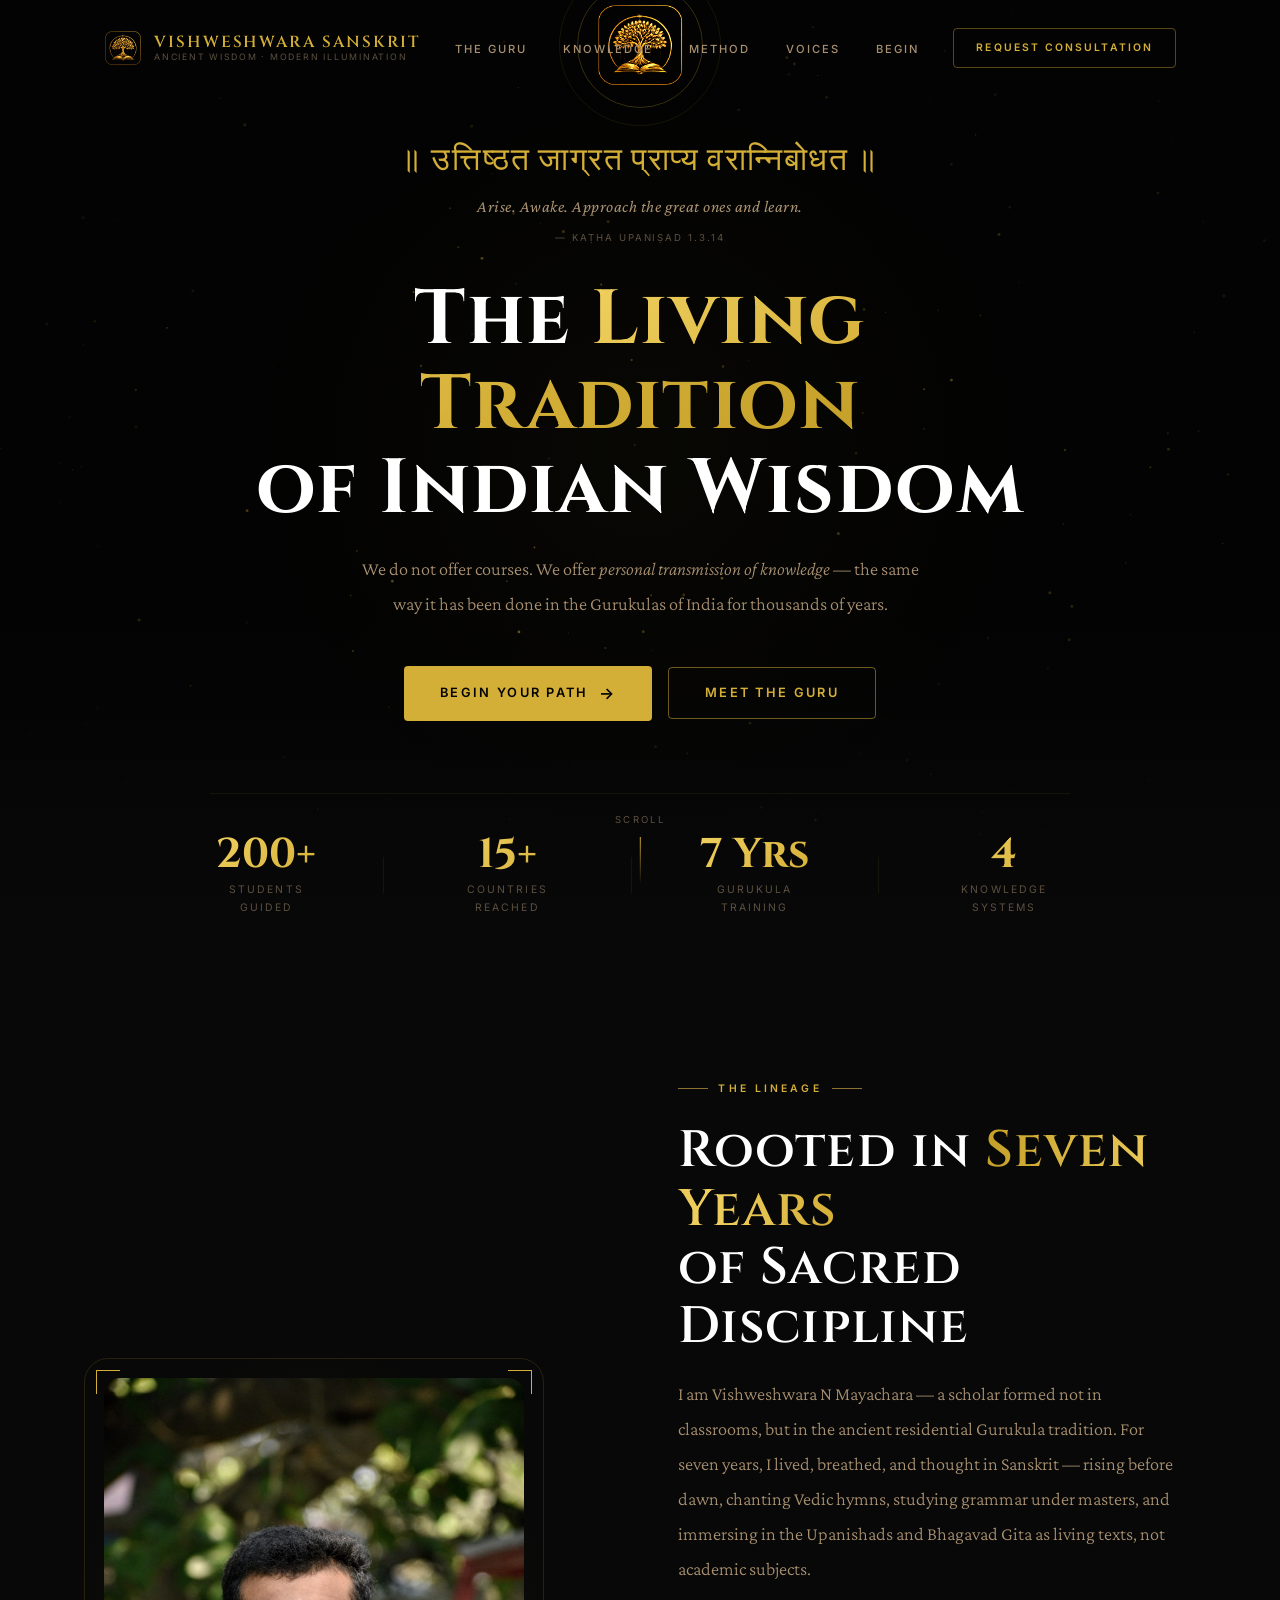
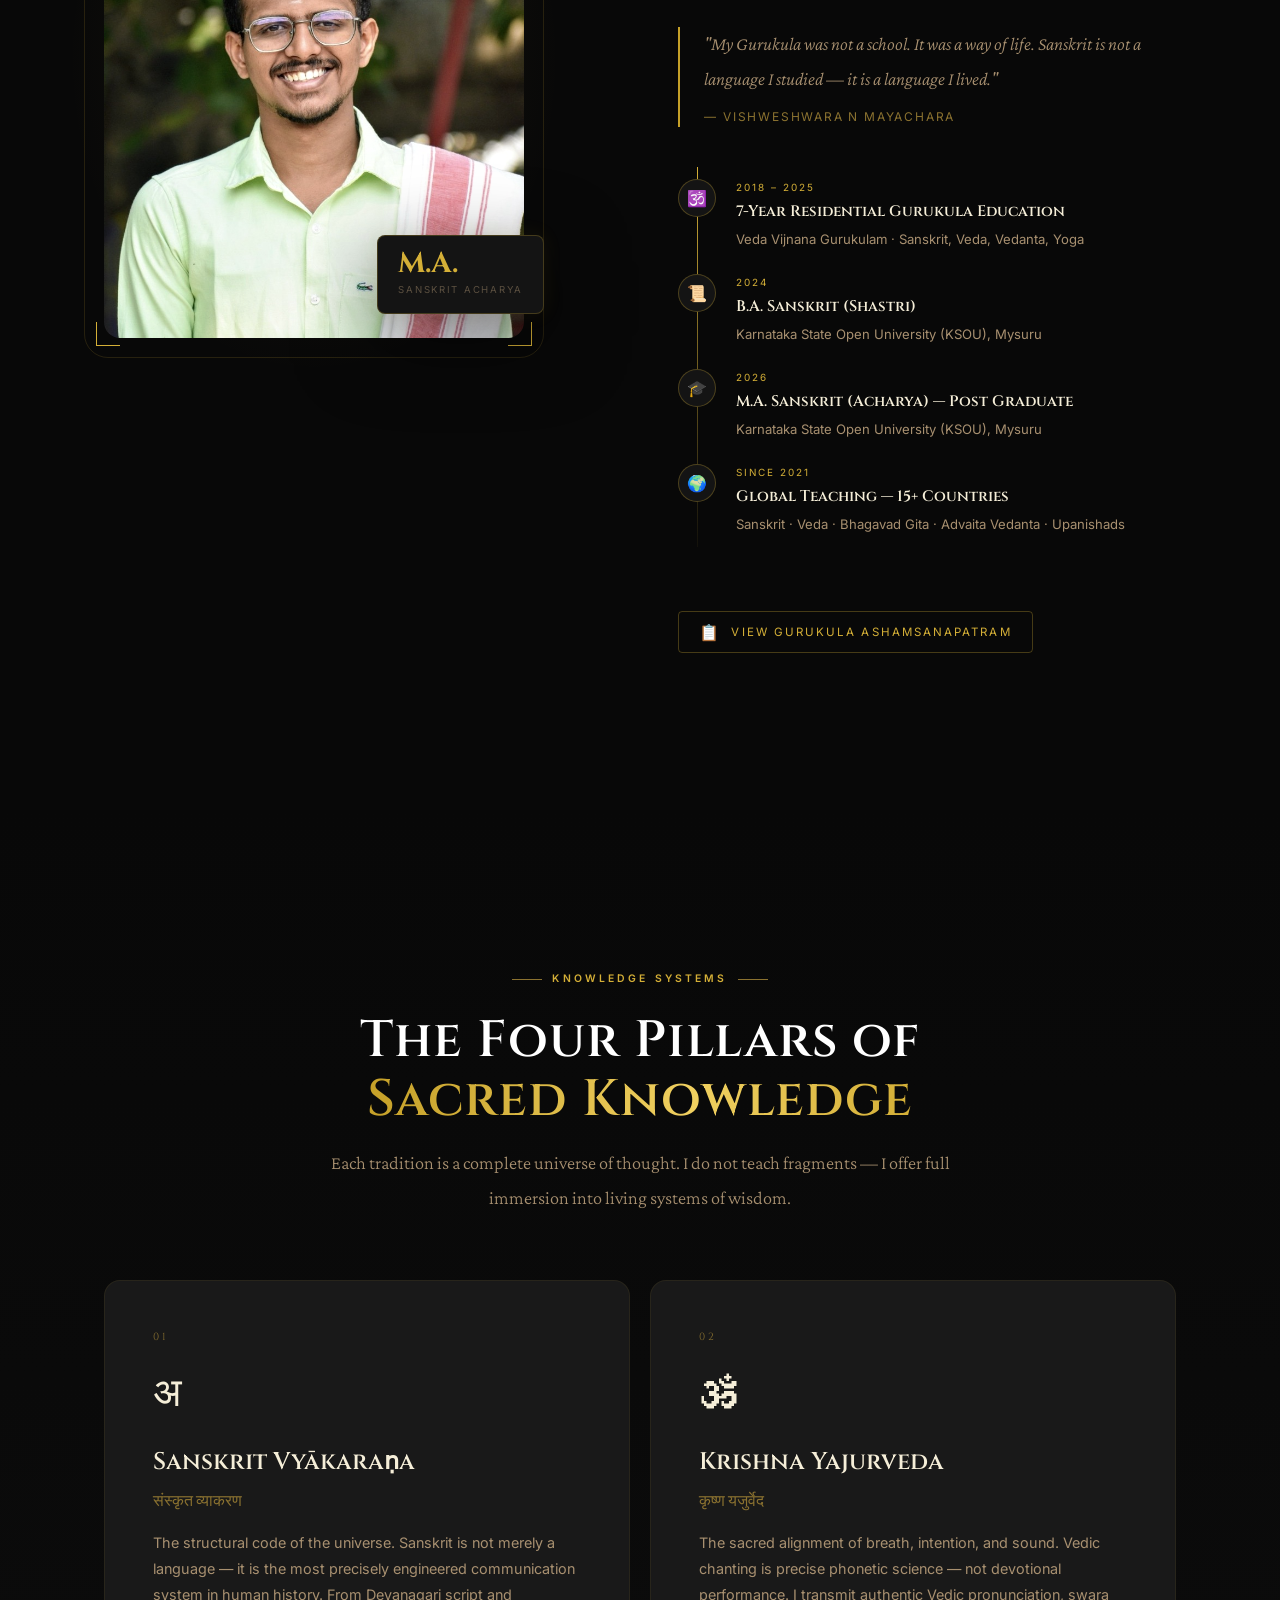
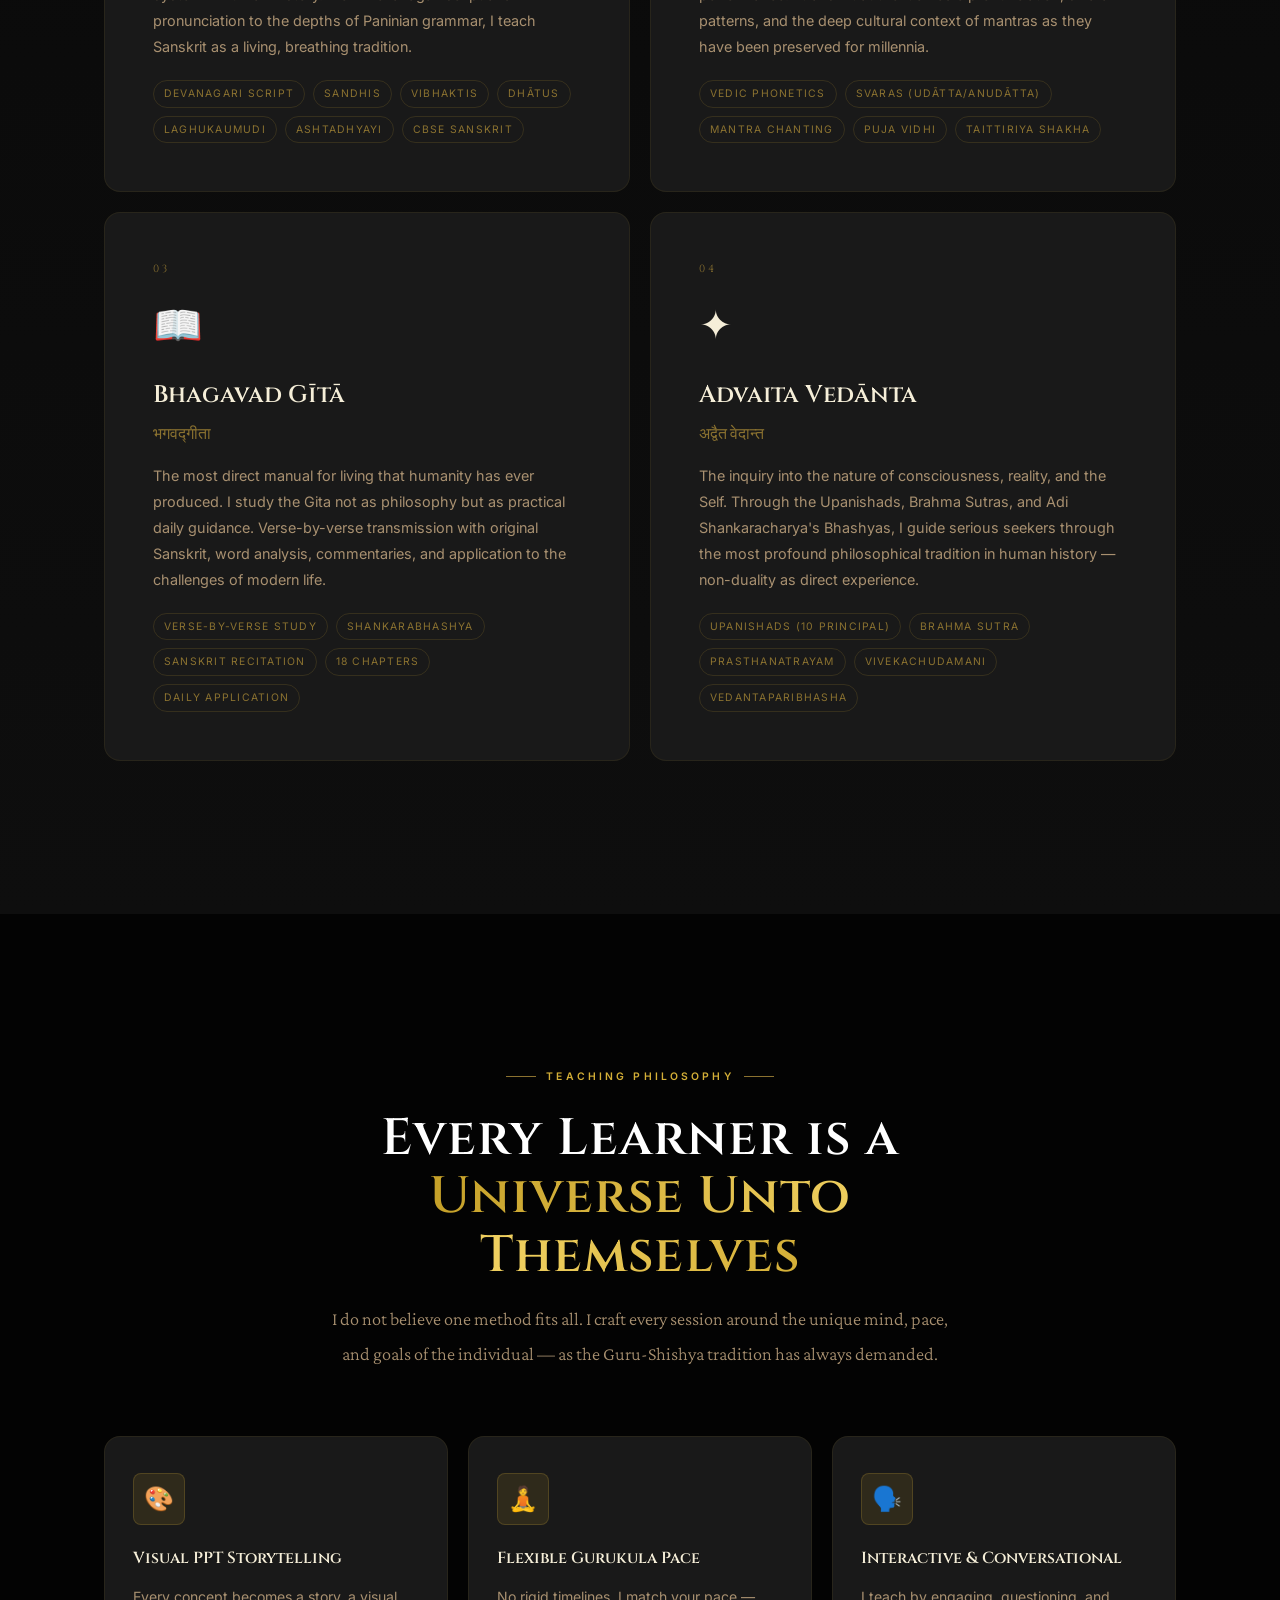
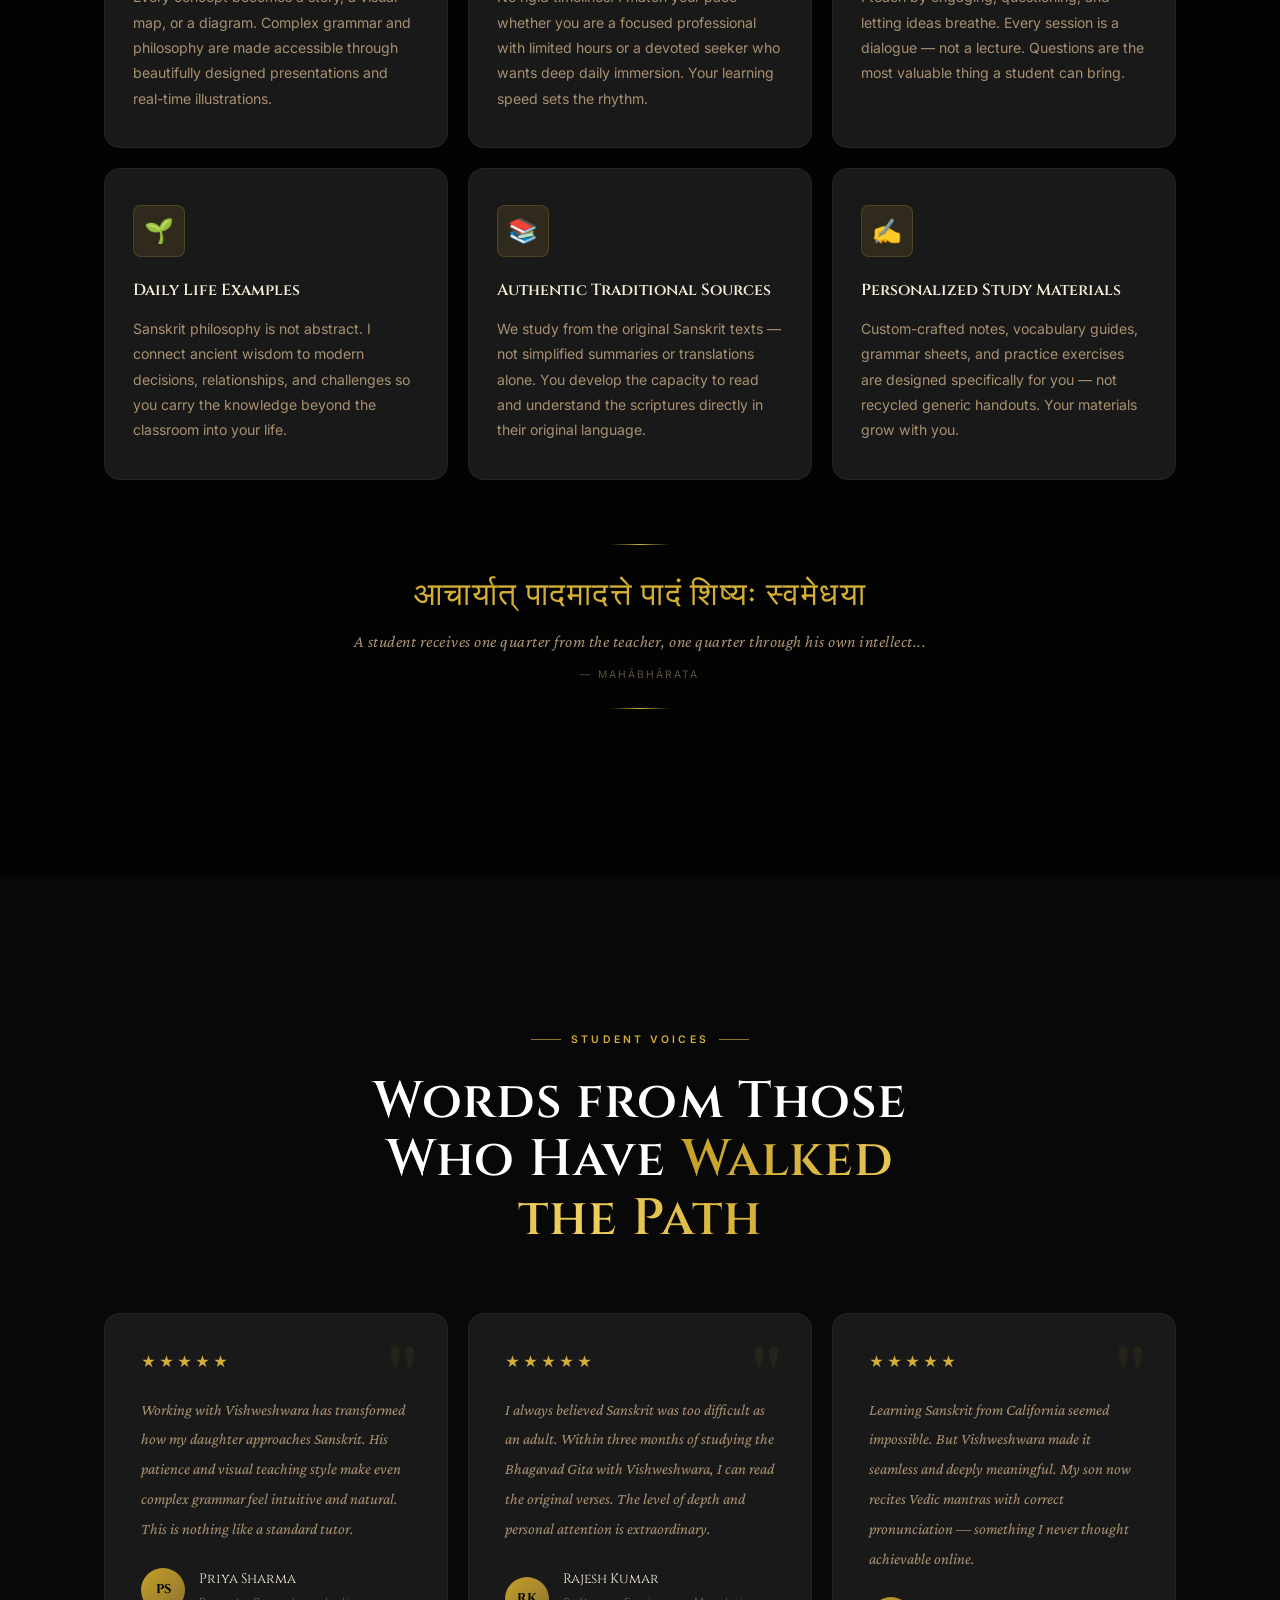
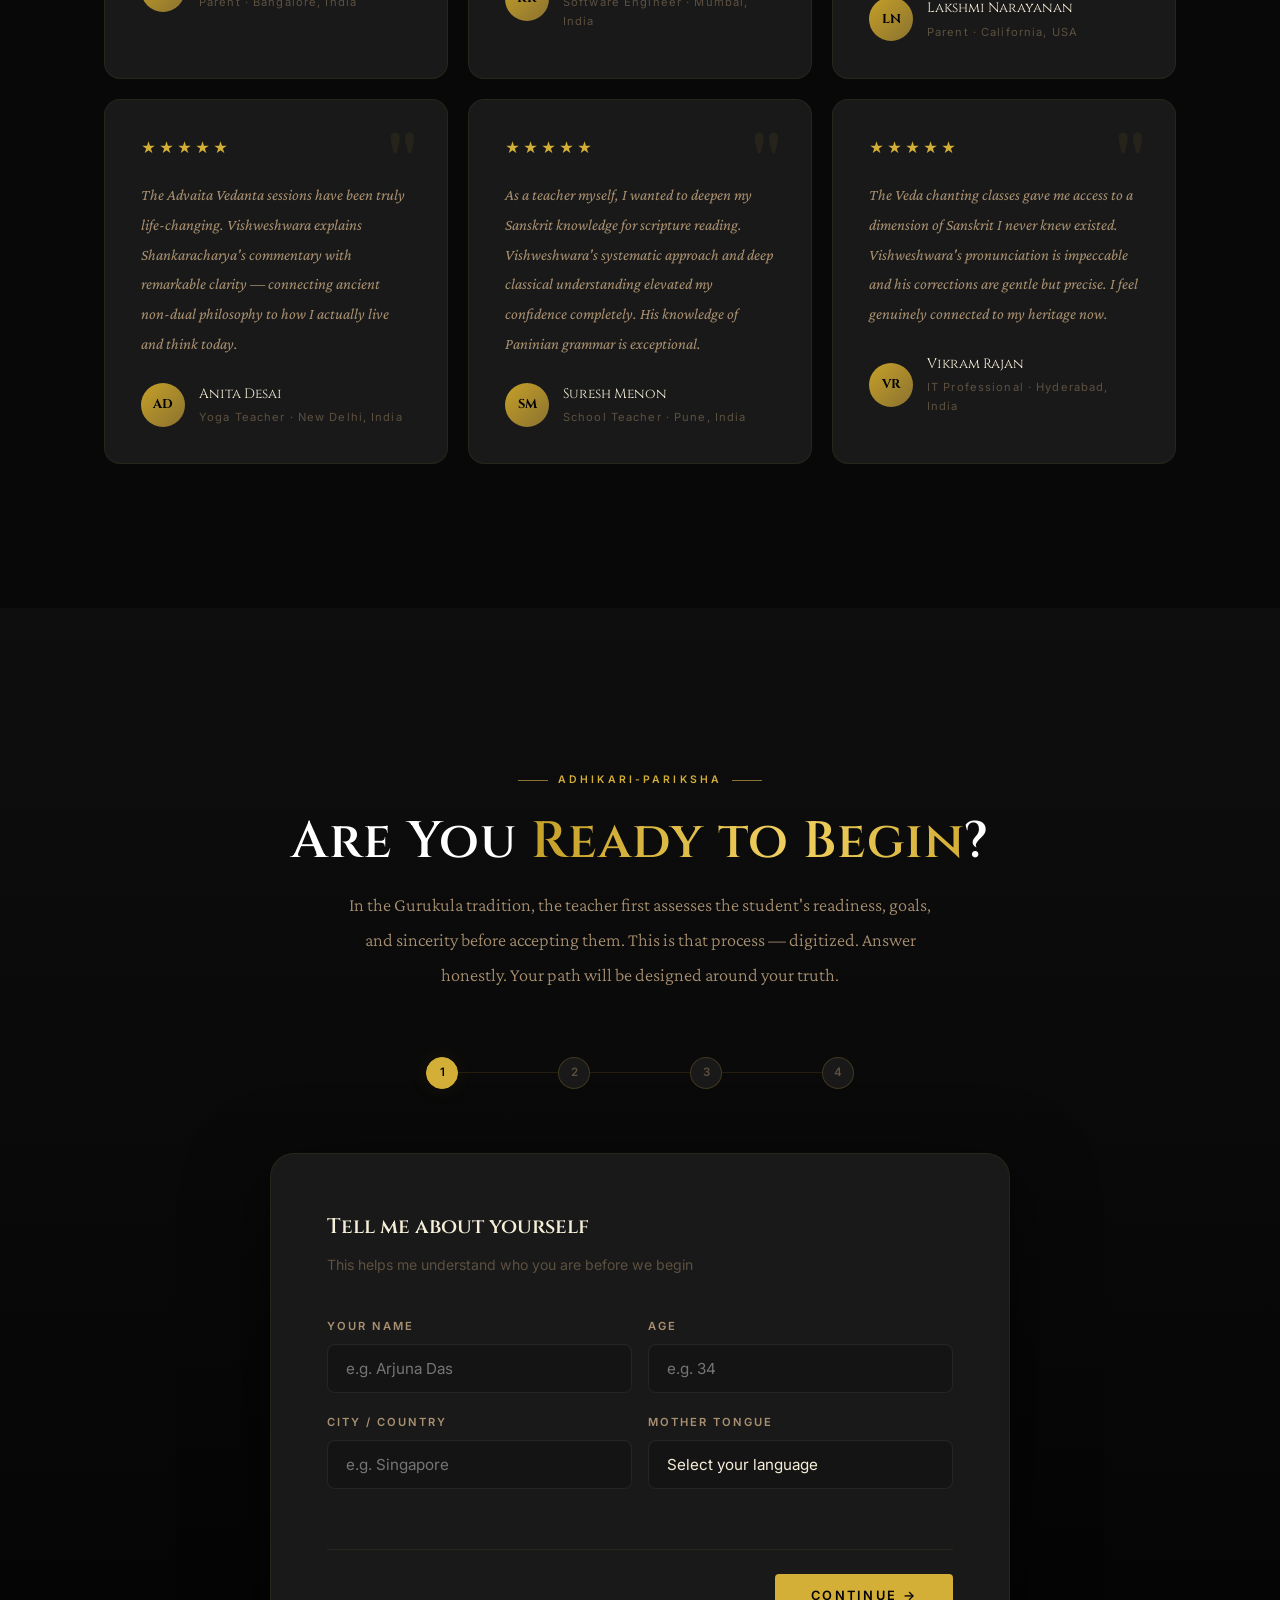
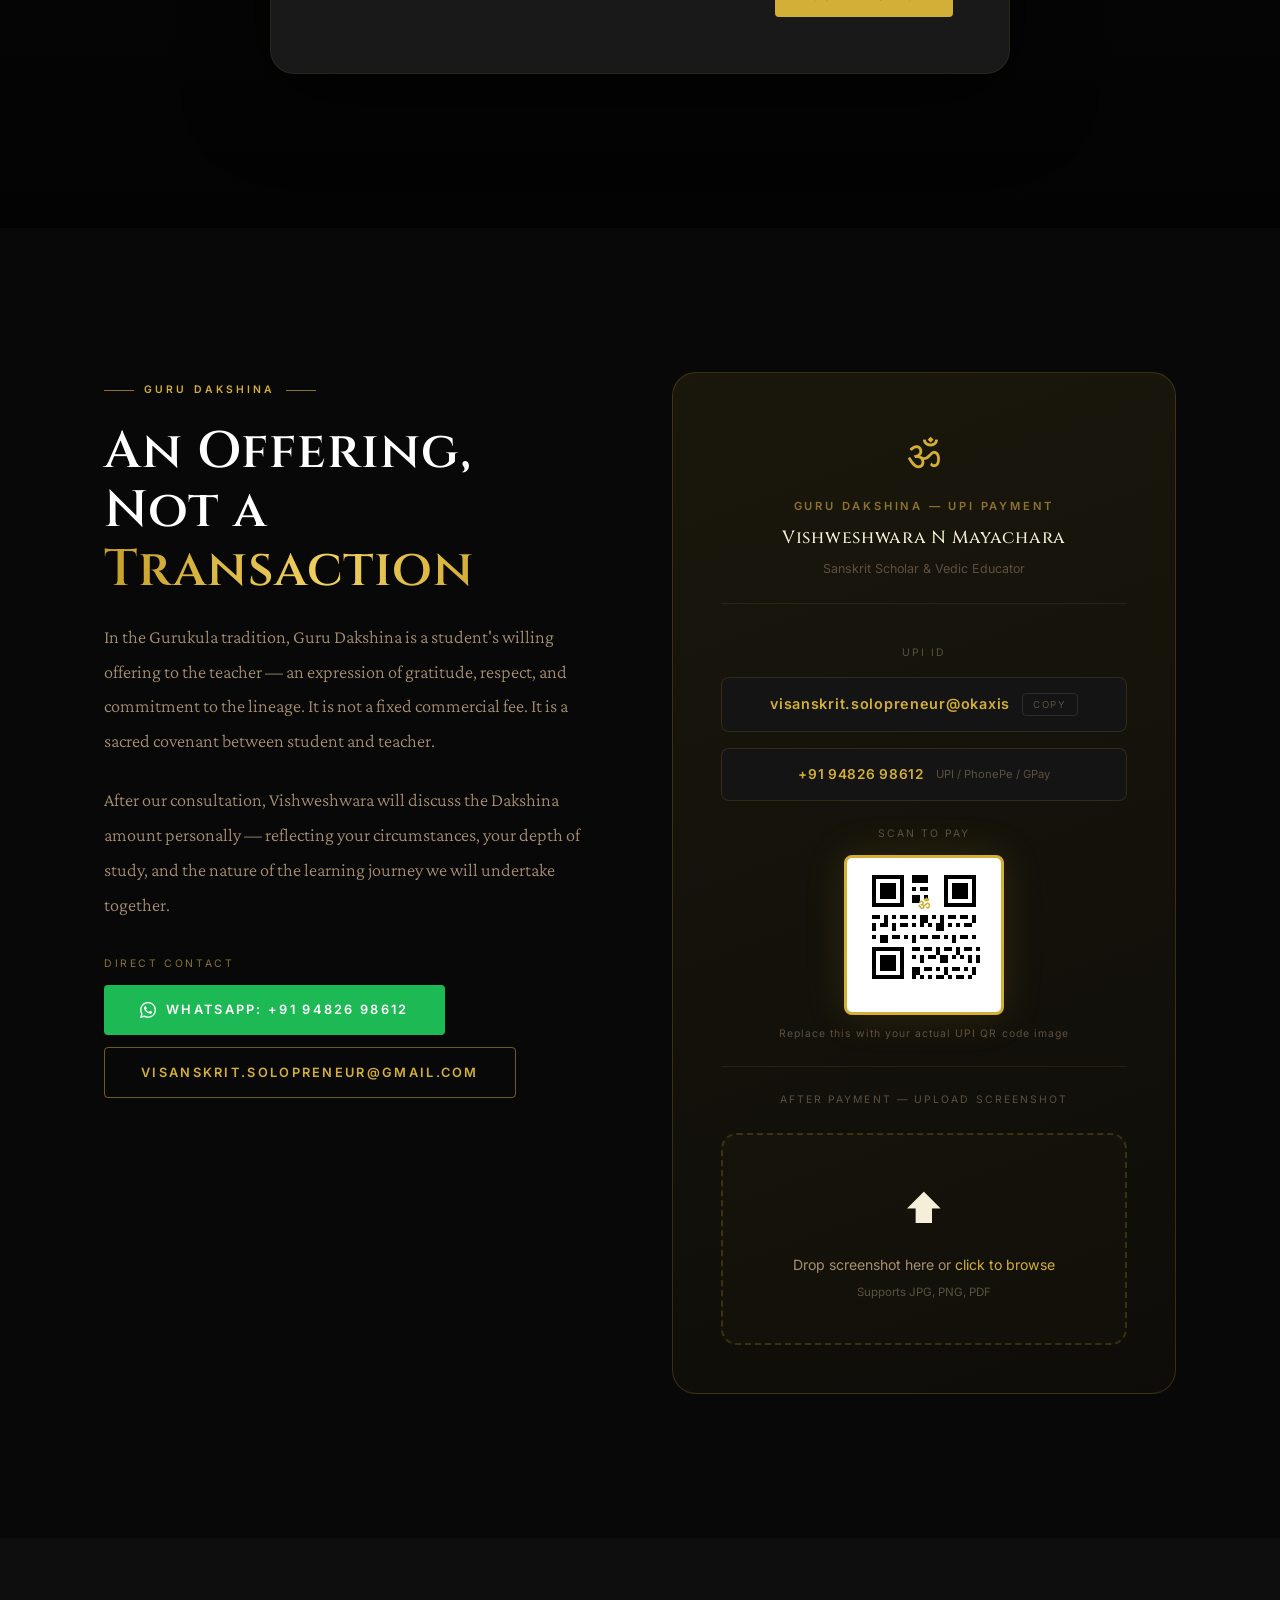
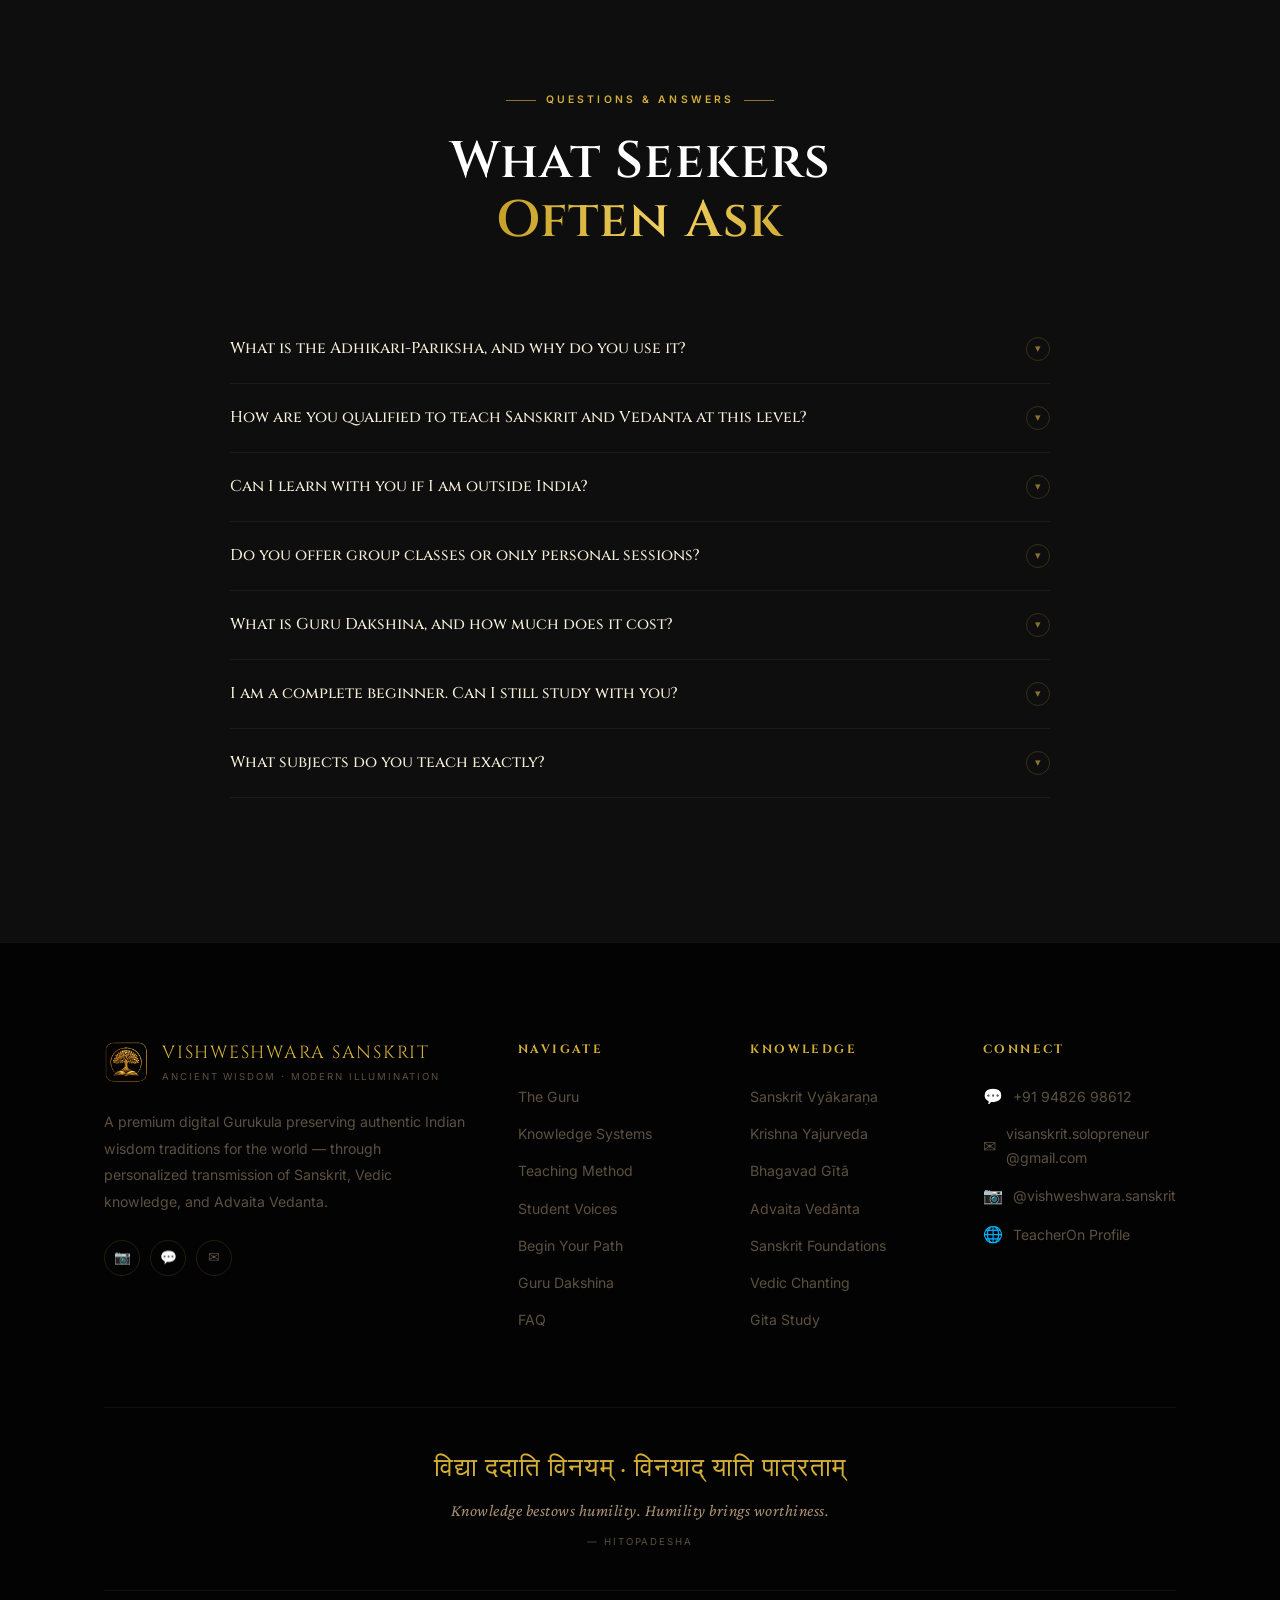
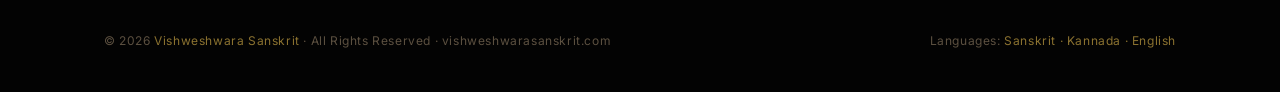
<file: index.html>
<!DOCTYPE html>
<html lang="en">
<head>
  <meta charset="UTF-8">
  <meta name="viewport" content="width=device-width, initial-scale=1.0">

  <!-- ════ Primary SEO ════ -->
  <title>Vishweshwara Sanskrit | Authentic Gurukula Education — Sanskrit, Veda, Bhagavad Gita & Advaita Vedanta</title>
  <meta name="description" content="Vishweshwara Sanskrit is a premium digital Gurukula offering authentic Sanskrit, Vedic chanting, Bhagavad Gita, Upanishads, and Advaita Vedanta education. Gurukula-trained scholar with 7 years of traditional education and M.A. in Sanskrit.">
  <meta name="keywords" content="Sanskrit teacher online, Vedic chanting classes, Bhagavad Gita teacher, Advaita Vedanta, Upanishads, Sanskrit classes India, Gurukula education, Sanskrit Vyakarana, Paninian grammar, learn Sanskrit online, authentic Sanskrit teacher">
  <meta name="author" content="Vishweshwara N Mayachara">
  <meta name="robots" content="index, follow">
  <link rel="canonical" href="https://vishweshwarasanskrit.com/">

  <!-- ════ Open Graph ════ -->
  <meta property="og:type"        content="website">
  <meta property="og:url"         content="https://vishweshwarasanskrit.com/">
  <meta property="og:title"       content="Vishweshwara Sanskrit | Premium Digital Gurukula">
  <meta property="og:description" content="Authentic Sanskrit, Veda, Bhagavad Gita & Advaita Vedanta — Personalized learning journeys by a Gurukula-trained scholar.">
  <meta property="og:image"       content="https://vishweshwarasanskrit.com/assets/logo_full.png">

  <!-- ════ Twitter Card ════ -->
  <meta name="twitter:card"        content="summary_large_image">
  <meta name="twitter:title"       content="Vishweshwara Sanskrit | Authentic Digital Gurukula">
  <meta name="twitter:description" content="Personalized Sanskrit, Vedic & Vedanta learning journeys by a Gurukula-trained scholar.">

  <!-- ════ Geo & Language ════ -->
  <meta name="geo.region"   content="IN">
  <meta name="language"     content="English">

  <!-- ════ AEO / JSON-LD Schema ════ -->
  <script type="application/ld+json">
  {
    "@context": "https://schema.org",
    "@type": "Person",
    "name": "Vishweshwara N Mayachara",
    "alternateName": "Vishweshwara Sanskrit",
    "url": "https://vishweshwarasanskrit.com",
    "image": "https://vishweshwarasanskrit.com/assets/vishweshwara.jpg",
    "jobTitle": "Sanskrit Scholar & Vedic Educator",
    "description": "Gurukula-trained Sanskrit scholar with 7 years of traditional Gurukula education and M.A. in Sanskrit. Offers personalized learning journeys in Sanskrit, Veda, Bhagavad Gita, Upanishads, and Advaita Vedanta.",
    "knowsAbout": ["Sanskrit", "Vedic Chanting", "Bhagavad Gita", "Advaita Vedanta", "Upanishads", "Brahma Sutra", "Paninian Grammar", "Ashtadhyayi", "Krishna Yajurveda"],
    "alumniOf": {"@type": "EducationalOrganization", "name": "Veda Vijnana Gurukulam"},
    "hasCredential": [
      {"@type": "EducationalOccupationalCredential", "credentialCategory": "degree", "name": "M.A. Sanskrit (Acharya)", "recognizedBy": {"@type": "Organization", "name": "KSOU, Mysuru"}},
      {"@type": "EducationalOccupationalCredential", "credentialCategory": "degree", "name": "B.A. Sanskrit (Shastri)", "recognizedBy": {"@type": "Organization", "name": "KSOU, Mysuru"}}
    ],
    "contactPoint": [
      {"@type": "ContactPoint", "contactType": "customer service", "telephone": "+91-94826-98612", "email": "visanskrit.solopreneur@gmail.com", "availableLanguage": ["English", "Sanskrit", "Kannada"]}
    ],
    "sameAs": ["https://www.instagram.com/vishweshwara.sanskrit", "https://www.teacheron.com/tutor/9YqD"]
  }
  </script>

  <script type="application/ld+json">
  {
    "@context": "https://schema.org",
    "@type": "FAQPage",
    "mainEntity": [
      {"@type":"Question","name":"What is the Adhikari-Pariksha?","acceptedAnswer":{"@type":"Answer","text":"Adhikari-Pariksha is a traditional concept from the Gurukula system where the Guru assesses a student's eligibility, goals, and seriousness before accepting them. On this website, it is implemented as a personalized consultation intake process where Vishweshwara personally designs a learning journey for each student."}},
      {"@type":"Question","name":"How is Vishweshwara qualified to teach Sanskrit and Vedanta?","acceptedAnswer":{"@type":"Answer","text":"Vishweshwara N Mayachara completed 7 years of full-time residential Gurukula education at Veda Vijnana Gurukulam, studying Sanskrit, Vedic chanting, Bhagavad Gita, Upanishads, Brahma Sutra, and Advaita Vedanta under traditional masters. He holds a B.A. (Shastri) and M.A. (Acharya) in Sanskrit from KSOU, Mysuru."}},
      {"@type":"Question","name":"Can I learn Sanskrit online with Vishweshwara from outside India?","acceptedAnswer":{"@type":"Answer","text":"Yes. Vishweshwara teaches students globally through online platforms. He has students from multiple countries including the USA, UK, Singapore, and across India. Classes are conducted via video call with personalized materials."}},
      {"@type":"Question","name":"What subjects does Vishweshwara teach?","acceptedAnswer":{"@type":"Answer","text":"Sanskrit Language and Grammar (Vyakarana, Ashtadhyayi, Laghukaumudi), Krishna Yajurveda Mantra Chanting, Bhagavad Gita (verse-by-verse study), Upanishads, Brahma Sutras, and Advaita Vedanta (Shankarabhashya, Vedantaparibhasha)."}},
      {"@type":"Question","name":"What is Guru Dakshina and how do I pay?","acceptedAnswer":{"@type":"Answer","text":"Guru Dakshina is the traditional offering a student makes to the Guru as an expression of gratitude and respect. It is not a fixed commercial fee but a respectful contribution. Details are shared personally after the consultation. UPI payment is accepted."}},
      {"@type":"Question","name":"Does Vishweshwara offer customized learning plans?","acceptedAnswer":{"@type":"Answer","text":"Yes. Every student receives a fully customized learning journey designed personally by Vishweshwara based on their age, background, goals, learning speed, and level of seriousness. There are no generic one-size-fits-all courses."}}
    ]
  }
  </script>

  <!-- ════ Fonts ════ -->
  <link rel="preconnect" href="https://fonts.googleapis.com">
  <link rel="preconnect" href="https://fonts.gstatic.com" crossorigin>
  <link href="https://fonts.googleapis.com/css2?family=Cinzel:wght@400;500;600;700;900&family=Cinzel+Decorative:wght@400;700;900&family=Crimson+Pro:ital,wght@0,300;0,400;0,600;1,300;1,400;1,600&family=Inter:wght@300;400;500;600;700&display=swap" rel="stylesheet">

  <link rel="stylesheet" href="style.css">
</head>

<body>

<!-- ═══════════════════════════════════════════════════════════════════════
     NAVIGATION
═══════════════════════════════════════════════════════════════════════ -->
<nav id="main-nav">
  <div class="container">
    <div class="nav-inner">
      <!-- Logo -->
      <a href="#hero" class="nav-logo">
        <img src="assets/logo_icon.png" alt="Vishweshwara Sanskrit Logo" class="nav-logo-icon">
        <div class="nav-logo-text">
          <span class="brand-name">VISHWESHWARA SANSKRIT</span>
          <span class="brand-sub">Ancient Wisdom · Modern Illumination</span>
        </div>
      </a>

      <!-- Desktop Links -->
      <ul class="nav-links">
        <li><a href="#lineage">The Guru</a></li>
        <li><a href="#shastras">Knowledge</a></li>
        <li><a href="#methodology">Method</a></li>
        <li><a href="#testimonials">Voices</a></li>
        <li><a href="#adhikari">Begin</a></li>
      </ul>

      <!-- Desktop CTA -->
      <a href="#adhikari" class="nav-cta-btn">Request Consultation</a>

      <!-- Hamburger -->
      <button class="hamburger" id="hamburger" aria-label="Open menu">
        <span></span><span></span><span></span>
      </button>
    </div>

    <!-- Mobile Nav -->
    <div class="mobile-nav" id="mobile-nav">
      <a href="#lineage">The Guru</a>
      <a href="#shastras">Knowledge Systems</a>
      <a href="#methodology">Teaching Method</a>
      <a href="#testimonials">Student Voices</a>
      <a href="#adhikari">Begin Your Path</a>
      <a href="#dakshina" class="btn btn-outline" style="margin-top:8px">Guru Dakshina</a>
    </div>
  </div>
</nav>

<!-- ═══════════════════════════════════════════════════════════════════════
     SECTION I — THE CALL (CINEMATIC HERO)
═══════════════════════════════════════════════════════════════════════ -->
<section id="hero">
  <!-- Particle Canvas -->
  <canvas id="hero-canvas"></canvas>
  <div class="hero-vignette"></div>
  <div class="hero-bottom-fade"></div>

  <div class="hero-content">

    <!-- Logo mark -->
    <div class="hero-logo-wrap">
      <div class="hero-logo-ring-2"></div>
      <div class="hero-logo-ring"></div>
      <img src="assets/logo_icon.png" alt="Vishweshwara Sanskrit" class="hero-logo-img">
    </div>

    <!-- Sanskrit invocation -->
    <div class="hero-shloka">
      <div class="t-devanagari">॥ उत्तिष्ठत जाग्रत प्राप्य वरान्निबोधत ॥</div>
      <div class="t-shloka" style="margin-top:8px">Arise. Awake. Approach the great ones and learn.</div>
      <div style="font-size:0.6rem;letter-spacing:0.2em;text-transform:uppercase;color:var(--text-muted);margin-top:8px">— Kaṭha Upaniṣad 1.3.14</div>
    </div>

    <!-- Main Title -->
    <h1 class="t-display hero-title">
      The <span class="highlight">Living Tradition</span><br>of Indian Wisdom
    </h1>

    <!-- Subtitle -->
    <p class="t-serif hero-subtitle">
      We do not offer courses. We offer <em>personal transmission of knowledge</em> — the same way it has been done in the Gurukulas of India for thousands of years.
    </p>

    <!-- CTAs -->
    <div class="hero-ctas">
      <a href="#adhikari" class="btn btn-gold">
        <span>Begin Your Path</span>
        <span style="font-size:1rem">→</span>
      </a>
      <a href="#lineage" class="btn btn-outline">Meet the Guru</a>
    </div>

    <!-- Stats Bar -->
    <div class="hero-stats-bar">
      <div class="hero-stat">
        <div class="stat-num" data-count="200" data-suffix="+">0+</div>
        <div class="stat-lbl">Students Guided</div>
      </div>
      <div style="width:1px;height:36px;background:var(--obsidian-border)"></div>
      <div class="hero-stat">
        <div class="stat-num" data-count="15" data-suffix="+">0+</div>
        <div class="stat-lbl">Countries Reached</div>
      </div>
      <div style="width:1px;height:36px;background:var(--obsidian-border)"></div>
      <div class="hero-stat">
        <div class="stat-num" data-count="7" data-suffix=" Yrs">0 Yrs</div>
        <div class="stat-lbl">Gurukula Training</div>
      </div>
      <div style="width:1px;height:36px;background:var(--obsidian-border)"></div>
      <div class="hero-stat">
        <div class="stat-num" data-count="4" data-suffix="">0</div>
        <div class="stat-lbl">Knowledge Systems</div>
      </div>
    </div>

  </div><!-- /hero-content -->

  <!-- Scroll cue -->
  <div class="hero-scroll-cue">
    <span>Scroll</span>
    <div class="scroll-line"></div>
  </div>
</section>

<!-- ═══════════════════════════════════════════════════════════════════════
     SECTION II — THE LINEAGE (FOUNDER)
═══════════════════════════════════════════════════════════════════════ -->
<section id="lineage" class="section-pad-lg">
  <!-- Watermark -->
  <div class="om-watermark" style="top:-80px;right:-80px;opacity:0.03">ॐ</div>

  <div class="container">
    <div class="lineage-grid">

      <!-- Portrait Column -->
      <div class="lineage-portrait-wrap reveal">
        <div class="portrait-frame">
          <div class="portrait-glow"></div>
          <div class="portrait-outer-ring"></div>
          <div class="portrait-corner tl"></div>
          <div class="portrait-corner tr"></div>
          <div class="portrait-corner bl"></div>
          <div class="portrait-corner br"></div>
          <img src="assets/vishweshwara.jpg" alt="Vishweshwara N Mayachara — Sanskrit Scholar & Vedic Educator" class="portrait-img">
          <div class="portrait-badge">
            <div class="badge-num">M.A.</div>
            <div class="badge-lbl">Sanskrit Acharya</div>
          </div>
        </div>
      </div>

      <!-- Text Column -->
      <div class="lineage-text">
        <div class="section-label reveal"><span>The Lineage</span></div>

        <h2 class="t-headline reveal reveal-delay-1" style="color:var(--text-white);margin-bottom:20px">
          Rooted in <span class="shimmer-text">Seven Years</span><br>of Sacred Discipline
        </h2>

        <div class="lineage-intro reveal reveal-delay-2">
          <p class="t-serif" style="color:var(--text-secondary)">
            I am Vishweshwara N Mayachara — a scholar formed not in classrooms, but in the ancient residential Gurukula tradition. For seven years, I lived, breathed, and thought in Sanskrit — rising before dawn, chanting Vedic hymns, studying grammar under masters, and immersing in the Upanishads and Bhagavad Gita as living texts, not academic subjects.
          </p>
        </div>

        <div class="lineage-quote reveal reveal-delay-2">
          <p class="t-serif" style="font-style:italic;color:var(--text-secondary)">
            "My Gurukula was not a school. It was a way of life. Sanskrit is not a language I studied — it is a language I <em>lived</em>."
          </p>
          <p style="margin-top:10px;font-size:0.75rem;letter-spacing:0.15em;text-transform:uppercase;color:var(--gold-muted)">— Vishweshwara N Mayachara</p>
        </div>

        <!-- Credential Timeline -->
        <div class="credential-timeline reveal reveal-delay-3">

          <div class="cred-item">
            <div class="cred-dot">🕉️</div>
            <div class="cred-body">
              <div class="cred-year">2018 – 2025</div>
              <div class="cred-title">7-Year Residential Gurukula Education</div>
              <div class="cred-sub">Veda Vijnana Gurukulam · Sanskrit, Veda, Vedanta, Yoga</div>
            </div>
          </div>

          <div class="cred-item">
            <div class="cred-dot">📜</div>
            <div class="cred-body">
              <div class="cred-year">2024</div>
              <div class="cred-title">B.A. Sanskrit (Shastri)</div>
              <div class="cred-sub">Karnataka State Open University (KSOU), Mysuru</div>
            </div>
          </div>

          <div class="cred-item">
            <div class="cred-dot">🎓</div>
            <div class="cred-body">
              <div class="cred-year">2026</div>
              <div class="cred-title">M.A. Sanskrit (Acharya) — Post Graduate</div>
              <div class="cred-sub">Karnataka State Open University (KSOU), Mysuru</div>
            </div>
          </div>

          <div class="cred-item">
            <div class="cred-dot">🌍</div>
            <div class="cred-body">
              <div class="cred-year">Since 2021</div>
              <div class="cred-title">Global Teaching — 15+ Countries</div>
              <div class="cred-sub">Sanskrit · Veda · Bhagavad Gita · Advaita Vedanta · Upanishads</div>
            </div>
          </div>

        </div><!-- /credential-timeline -->

        <!-- Certificate Trigger -->
        <button class="cert-trigger reveal reveal-delay-4" id="cert-trigger">
          <span class="icon">📋</span>
          <span>View Gurukula Ashamsanapatram</span>
        </button>

      </div><!-- /lineage-text -->

    </div><!-- /lineage-grid -->
  </div><!-- /container -->
</section>

<!-- Certificate Lightbox -->
<div id="cert-lightbox">
  <div class="cert-lightbox-inner">
    <button class="cert-close" id="cert-close">✕</button>

    <div style="margin-bottom:16px">
      <div style="font-size:0.65rem;letter-spacing:0.3em;text-transform:uppercase;color:var(--gold-muted)">Official Academic Credential</div>
    </div>

    <div class="cert-badge-row">
      <div class="cert-badge-icon">🏛️</div>
      <div style="text-align:left">
        <div class="t-title" style="color:var(--gold-pure)">Ashamsanapatram</div>
        <div style="font-size:0.78rem;color:var(--text-muted);margin-top:4px">Veda Vijnana Gurukulam · Gurukula Completion Certificate</div>
      </div>
    </div>

    <div class="gold-line"></div>

    <p class="t-serif" style="color:var(--text-secondary);font-style:italic;margin-bottom:24px">
      "This certificate represents not just academic completion, but seven years of daily practice, discipline, devotion, and immersion in the living tradition of Sanskrit and Vedic knowledge."
    </p>

    <div class="cert-detail-grid">
      <div class="cert-detail-item">
        <div class="d-label">Scholar</div>
        <div class="d-value">Vishweshwara N Mayachara</div>
      </div>
      <div class="cert-detail-item">
        <div class="d-label">Institution</div>
        <div class="d-value">Veda Vijnana Gurukulam</div>
      </div>
      <div class="cert-detail-item">
        <div class="d-label">Duration</div>
        <div class="d-value">7 Years (2018 – 2025)</div>
      </div>
      <div class="cert-detail-item">
        <div class="d-label">Disciplines</div>
        <div class="d-value">Sanskrit, Veda, Vedanta, Yoga</div>
      </div>
      <div class="cert-detail-item">
        <div class="d-label">Academic Degree</div>
        <div class="d-value">M.A. Sanskrit (Acharya), KSOU</div>
      </div>
      <div class="cert-detail-item">
        <div class="d-label">Languages</div>
        <div class="d-value">Sanskrit, Kannada, English</div>
      </div>
    </div>

    <div style="margin-top:28px">
      <a href="#adhikari" class="btn btn-outline" onclick="document.getElementById('cert-lightbox').classList.remove('open');document.body.style.overflow=''">Begin Consultation →</a>
    </div>

  </div>
</div>

<!-- ═══════════════════════════════════════════════════════════════════════
     SECTION III — THE SHASTRAS (KNOWLEDGE SYSTEMS)
═══════════════════════════════════════════════════════════════════════ -->
<section id="shastras" class="section-pad-lg">
  <div class="om-watermark" style="bottom:-100px;left:-100px;opacity:0.025">॰</div>

  <div class="container">
    <div style="text-align:center">
      <div class="section-label" style="justify-content:center" ><span>Knowledge Systems</span></div>
      <h2 class="t-headline reveal" style="color:var(--text-white);max-width:700px;margin:0 auto 16px">
        The Four Pillars of<br><span class="shimmer-text">Sacred Knowledge</span>
      </h2>
      <p class="t-serif reveal reveal-delay-1" style="max-width:620px;margin:0 auto;color:var(--text-secondary)">
        Each tradition is a complete universe of thought. I do not teach fragments — I offer full immersion into living systems of wisdom.
      </p>
    </div>

    <div class="shastras-grid">

      <!-- Pillar 1: Sanskrit -->
      <div class="shastra-card reveal reveal-delay-1">
        <div class="shastra-num">01</div>
        <span class="shastra-icon">अ</span>
        <div class="shastra-name">Sanskrit Vyākaraṇa</div>
        <div class="shastra-name-dev">संस्कृत व्याकरण</div>
        <p class="shastra-desc">
          The structural code of the universe. Sanskrit is not merely a language — it is the most precisely engineered communication system in human history. From Devanagari script and pronunciation to the depths of Paninian grammar, I teach Sanskrit as a living, breathing tradition.
        </p>
        <div class="shastra-topics">
          <span class="shastra-topic">Devanagari Script</span>
          <span class="shastra-topic">Sandhis</span>
          <span class="shastra-topic">Vibhaktis</span>
          <span class="shastra-topic">Dhātus</span>
          <span class="shastra-topic">Laghukaumudi</span>
          <span class="shastra-topic">Ashtadhyayi</span>
          <span class="shastra-topic">CBSE Sanskrit</span>
        </div>
      </div>

      <!-- Pillar 2: Veda -->
      <div class="shastra-card reveal reveal-delay-2">
        <div class="shastra-num">02</div>
        <span class="shastra-icon">🕉</span>
        <div class="shastra-name">Krishna Yajurveda</div>
        <div class="shastra-name-dev">कृष्ण यजुर्वेद</div>
        <p class="shastra-desc">
          The sacred alignment of breath, intention, and sound. Vedic chanting is precise phonetic science — not devotional performance. I transmit authentic Vedic pronunciation, swara patterns, and the deep cultural context of mantras as they have been preserved for millennia.
        </p>
        <div class="shastra-topics">
          <span class="shastra-topic">Vedic Phonetics</span>
          <span class="shastra-topic">Svaras (Udātta/Anudātta)</span>
          <span class="shastra-topic">Mantra Chanting</span>
          <span class="shastra-topic">Puja Vidhi</span>
          <span class="shastra-topic">Taittiriya Shakha</span>
        </div>
      </div>

      <!-- Pillar 3: Bhagavad Gita -->
      <div class="shastra-card reveal reveal-delay-3">
        <div class="shastra-num">03</div>
        <span class="shastra-icon">📖</span>
        <div class="shastra-name">Bhagavad Gītā</div>
        <div class="shastra-name-dev">भगवद्गीता</div>
        <p class="shastra-desc">
          The most direct manual for living that humanity has ever produced. I study the Gita not as philosophy but as practical daily guidance. Verse-by-verse transmission with original Sanskrit, word analysis, commentaries, and application to the challenges of modern life.
        </p>
        <div class="shastra-topics">
          <span class="shastra-topic">Verse-by-Verse Study</span>
          <span class="shastra-topic">Shankarabhashya</span>
          <span class="shastra-topic">Sanskrit Recitation</span>
          <span class="shastra-topic">18 Chapters</span>
          <span class="shastra-topic">Daily Application</span>
        </div>
      </div>

      <!-- Pillar 4: Vedanta -->
      <div class="shastra-card reveal reveal-delay-4">
        <div class="shastra-num">04</div>
        <span class="shastra-icon">✦</span>
        <div class="shastra-name">Advaita Vedānta</div>
        <div class="shastra-name-dev">अद्वैत वेदान्त</div>
        <p class="shastra-desc">
          The inquiry into the nature of consciousness, reality, and the Self. Through the Upanishads, Brahma Sutras, and Adi Shankaracharya's Bhashyas, I guide serious seekers through the most profound philosophical tradition in human history — non-duality as direct experience.
        </p>
        <div class="shastra-topics">
          <span class="shastra-topic">Upanishads (10 Principal)</span>
          <span class="shastra-topic">Brahma Sutra</span>
          <span class="shastra-topic">Prasthanatrayam</span>
          <span class="shastra-topic">Vivekachudamani</span>
          <span class="shastra-topic">Vedantaparibhasha</span>
        </div>
      </div>

    </div><!-- /shastras-grid -->

  </div>
</section>

<!-- ═══════════════════════════════════════════════════════════════════════
     SECTION IV — METHODOLOGY
═══════════════════════════════════════════════════════════════════════ -->
<section id="methodology" class="section-pad">
  <div class="container">
    <div style="text-align:center">
      <div class="section-label" style="justify-content:center"><span>Teaching Philosophy</span></div>
      <h2 class="t-headline reveal" style="color:var(--text-white);max-width:660px;margin:0 auto 16px">
        Every Learner is a<br><span class="shimmer-text">Universe Unto Themselves</span>
      </h2>
      <p class="t-serif reveal reveal-delay-1" style="max-width:620px;margin:0 auto;color:var(--text-secondary)">
        I do not believe one method fits all. I craft every session around the unique mind, pace, and goals of the individual — as the Guru-Shishya tradition has always demanded.
      </p>
    </div>

    <div class="method-grid">

      <div class="method-card reveal reveal-delay-1">
        <div class="method-icon-wrap">🎨</div>
        <div class="method-title">Visual PPT Storytelling</div>
        <p class="method-desc">Every concept becomes a story, a visual map, or a diagram. Complex grammar and philosophy are made accessible through beautifully designed presentations and real-time illustrations.</p>
      </div>

      <div class="method-card reveal reveal-delay-2">
        <div class="method-icon-wrap">🧘</div>
        <div class="method-title">Flexible Gurukula Pace</div>
        <p class="method-desc">No rigid timelines. I match your pace — whether you are a focused professional with limited hours or a devoted seeker who wants deep daily immersion. Your learning speed sets the rhythm.</p>
      </div>

      <div class="method-card reveal reveal-delay-3">
        <div class="method-icon-wrap">🗣️</div>
        <div class="method-title">Interactive & Conversational</div>
        <p class="method-desc">I teach by engaging, questioning, and letting ideas breathe. Every session is a dialogue — not a lecture. Questions are the most valuable thing a student can bring.</p>
      </div>

      <div class="method-card reveal reveal-delay-1">
        <div class="method-icon-wrap">🌱</div>
        <div class="method-title">Daily Life Examples</div>
        <p class="method-desc">Sanskrit philosophy is not abstract. I connect ancient wisdom to modern decisions, relationships, and challenges so you carry the knowledge beyond the classroom into your life.</p>
      </div>

      <div class="method-card reveal reveal-delay-2">
        <div class="method-icon-wrap">📚</div>
        <div class="method-title">Authentic Traditional Sources</div>
        <p class="method-desc">We study from the original Sanskrit texts — not simplified summaries or translations alone. You develop the capacity to read and understand the scriptures directly in their original language.</p>
      </div>

      <div class="method-card reveal reveal-delay-3">
        <div class="method-icon-wrap">✍️</div>
        <div class="method-title">Personalized Study Materials</div>
        <p class="method-desc">Custom-crafted notes, vocabulary guides, grammar sheets, and practice exercises are designed specifically for you — not recycled generic handouts. Your materials grow with you.</p>
      </div>

    </div><!-- /method-grid -->

    <!-- Philosophy Quote -->
    <div style="max-width:680px;margin:64px auto 0;text-align:center" class="reveal">
      <div class="gold-line"></div>
      <p class="t-devanagari" style="margin:24px 0 8px">आचार्यात् पादमादत्ते पादं शिष्यः स्वमेधया</p>
      <p class="t-shloka">A student receives one quarter from the teacher, one quarter through his own intellect...</p>
      <p style="font-size:0.65rem;letter-spacing:0.2em;text-transform:uppercase;color:var(--text-muted);margin-top:10px">— Mahābhārata</p>
      <div class="gold-line"></div>
    </div>

  </div>
</section>

<!-- ═══════════════════════════════════════════════════════════════════════
     SECTION V — TESTIMONIALS
═══════════════════════════════════════════════════════════════════════ -->
<section id="testimonials" class="section-pad">
  <div class="container">
    <div style="text-align:center">
      <div class="section-label" style="justify-content:center"><span>Student Voices</span></div>
      <h2 class="t-headline reveal" style="color:var(--text-white);max-width:600px;margin:0 auto 16px">
        Words from Those<br>Who Have <span class="shimmer-text">Walked the Path</span>
      </h2>
    </div>

    <div class="testimonials-track reveal reveal-delay-1">
      <div class="testimonials-carousel">

        <div class="testimonial-card">
          <div class="t-stars"><span>★</span><span>★</span><span>★</span><span>★</span><span>★</span></div>
          <div class="t-quote-mark">"</div>
          <p class="t-text">Working with Vishweshwara has transformed how my daughter approaches Sanskrit. His patience and visual teaching style make even complex grammar feel intuitive and natural. This is nothing like a standard tutor.</p>
          <div class="t-author">
            <div class="t-avatar">PS</div>
            <div>
              <div class="t-author-name">Priya Sharma</div>
              <div class="t-author-loc">Parent · Bangalore, India</div>
            </div>
          </div>
        </div>

        <div class="testimonial-card">
          <div class="t-stars"><span>★</span><span>★</span><span>★</span><span>★</span><span>★</span></div>
          <div class="t-quote-mark">"</div>
          <p class="t-text">I always believed Sanskrit was too difficult as an adult. Within three months of studying the Bhagavad Gita with Vishweshwara, I can read the original verses. The level of depth and personal attention is extraordinary.</p>
          <div class="t-author">
            <div class="t-avatar">RK</div>
            <div>
              <div class="t-author-name">Rajesh Kumar</div>
              <div class="t-author-loc">Software Engineer · Mumbai, India</div>
            </div>
          </div>
        </div>

        <div class="testimonial-card">
          <div class="t-stars"><span>★</span><span>★</span><span>★</span><span>★</span><span>★</span></div>
          <div class="t-quote-mark">"</div>
          <p class="t-text">Learning Sanskrit from California seemed impossible. But Vishweshwara made it seamless and deeply meaningful. My son now recites Vedic mantras with correct pronunciation — something I never thought achievable online.</p>
          <div class="t-author">
            <div class="t-avatar">LN</div>
            <div>
              <div class="t-author-name">Lakshmi Narayanan</div>
              <div class="t-author-loc">Parent · California, USA</div>
            </div>
          </div>
        </div>

        <div class="testimonial-card">
          <div class="t-stars"><span>★</span><span>★</span><span>★</span><span>★</span><span>★</span></div>
          <div class="t-quote-mark">"</div>
          <p class="t-text">The Advaita Vedanta sessions have been truly life-changing. Vishweshwara explains Shankaracharya's commentary with remarkable clarity — connecting ancient non-dual philosophy to how I actually live and think today.</p>
          <div class="t-author">
            <div class="t-avatar">AD</div>
            <div>
              <div class="t-author-name">Anita Desai</div>
              <div class="t-author-loc">Yoga Teacher · New Delhi, India</div>
            </div>
          </div>
        </div>

        <div class="testimonial-card">
          <div class="t-stars"><span>★</span><span>★</span><span>★</span><span>★</span><span>★</span></div>
          <div class="t-quote-mark">"</div>
          <p class="t-text">As a teacher myself, I wanted to deepen my Sanskrit knowledge for scripture reading. Vishweshwara's systematic approach and deep classical understanding elevated my confidence completely. His knowledge of Paninian grammar is exceptional.</p>
          <div class="t-author">
            <div class="t-avatar">SM</div>
            <div>
              <div class="t-author-name">Suresh Menon</div>
              <div class="t-author-loc">School Teacher · Pune, India</div>
            </div>
          </div>
        </div>

        <div class="testimonial-card">
          <div class="t-stars"><span>★</span><span>★</span><span>★</span><span>★</span><span>★</span></div>
          <div class="t-quote-mark">"</div>
          <p class="t-text">The Veda chanting classes gave me access to a dimension of Sanskrit I never knew existed. Vishweshwara's pronunciation is impeccable and his corrections are gentle but precise. I feel genuinely connected to my heritage now.</p>
          <div class="t-author">
            <div class="t-avatar">VR</div>
            <div>
              <div class="t-author-name">Vikram Rajan</div>
              <div class="t-author-loc">IT Professional · Hyderabad, India</div>
            </div>
          </div>
        </div>

      </div><!-- /testimonials-carousel -->
    </div><!-- /testimonials-track -->

  </div>
</section>

<!-- ═══════════════════════════════════════════════════════════════════════
     SECTION VI — ADHIKARI-PARIKSHA (THE PATH CONFIGURATOR)
═══════════════════════════════════════════════════════════════════════ -->
<section id="adhikari" class="section-pad-lg">
  <div class="om-watermark" style="top:50%;left:50%;transform:translate(-50%,-50%);opacity:0.02">ॐ</div>

  <div class="container">
    <div class="adhikari-wrap">

      <div class="pariksha-intro">
        <div class="section-label" style="justify-content:center"><span>Adhikari-Pariksha</span></div>
        <h2 class="t-headline reveal" style="color:var(--text-white);margin-bottom:16px">
          Are You <span class="shimmer-text">Ready to Begin</span>?
        </h2>
        <p class="t-serif reveal reveal-delay-1" style="color:var(--text-secondary);max-width:600px;margin:0 auto">
          In the Gurukula tradition, the teacher first assesses the student's readiness, goals, and sincerity before accepting them. This is that process — digitized. Answer honestly. Your path will be designed around your truth.
        </p>
      </div>

      <!-- Progress Dots -->
      <div class="pariksha-progress reveal">
        <div class="p-step-dot active" id="dot-1">1</div>
        <div class="p-step-line" id="line-1"></div>
        <div class="p-step-dot" id="dot-2">2</div>
        <div class="p-step-line" id="line-2"></div>
        <div class="p-step-dot" id="dot-3">3</div>
        <div class="p-step-line" id="line-3"></div>
        <div class="p-step-dot" id="dot-4">4</div>
      </div>

      <!-- Form Container -->
      <div class="pariksha-form reveal" id="pariksha-form-wrap">

        <!-- STEP 1: The Seeker -->
        <div class="pariksha-step active" id="step-1">
          <div class="step-title">Tell me about yourself</div>
          <div class="step-subtitle">This helps me understand who you are before we begin</div>
          <div class="f-row">
            <div class="f-group">
              <label class="f-label" for="f-name">Your Name</label>
              <input class="f-input" type="text" id="f-name" name="name" placeholder="e.g. Arjuna Das">
            </div>
            <div class="f-group">
              <label class="f-label" for="f-age">Age</label>
              <input class="f-input" type="number" id="f-age" name="age" placeholder="e.g. 34" min="5" max="99">
            </div>
          </div>
          <div class="f-row">
            <div class="f-group">
              <label class="f-label" for="f-location">City / Country</label>
              <input class="f-input" type="text" id="f-location" name="location" placeholder="e.g. Singapore">
            </div>
            <div class="f-group">
              <label class="f-label" for="f-language">Mother Tongue</label>
              <select class="f-select" id="f-language" name="language">
                <option value="" disabled selected>Select your language</option>
                <option>Hindi</option><option>Kannada</option><option>Tamil</option>
                <option>Telugu</option><option>Malayalam</option><option>Marathi</option>
                <option>Bengali</option><option>Gujarati</option><option>English</option>
                <option>Other</option>
              </select>
            </div>
          </div>
          <div class="form-nav">
            <span></span>
            <button class="btn btn-gold pariksha-next">Continue →</button>
          </div>
        </div>

        <!-- STEP 2: The Intent -->
        <div class="pariksha-step" id="step-2">
          <div class="step-title">What calls you here?</div>
          <div class="step-subtitle">Choose the path that resonates most deeply with your current intention</div>
          <div class="choice-grid" data-key="intent">
            <button class="choice-btn" data-value="spiritual">
              <span class="choice-icon">🕉️</span>
              <div class="choice-title">Spiritual Awakening</div>
              <div class="choice-sub">Vedanta, Upanishads, inner inquiry, self-knowledge</div>
            </button>
            <button class="choice-btn" data-value="academic">
              <span class="choice-icon">📚</span>
              <div class="choice-title">Academic Excellence</div>
              <div class="choice-sub">Sanskrit grammar, CBSE exams, language proficiency</div>
            </button>
            <button class="choice-btn" data-value="cultural">
              <span class="choice-icon">🌺</span>
              <div class="choice-title">Cultural Roots</div>
              <div class="choice-sub">Heritage connection, scripture reading, Veda chanting</div>
            </button>
            <button class="choice-btn" data-value="research">
              <span class="choice-icon">🔍</span>
              <div class="choice-title">Scriptural Research</div>
              <div class="choice-sub">Deep scholarly study, original texts, Paninian grammar</div>
            </button>
          </div>
          <div class="f-group" style="margin-top:20px">
            <label class="f-label">Prior exposure to Sanskrit or Vedic knowledge?</label>
            <select class="f-select" name="prior">
              <option value="" disabled selected>Select your level</option>
              <option value="none">None — I am a complete beginner</option>
              <option value="basic">Basic — I know the alphabet or some words</option>
              <option value="intermediate">Intermediate — I can read simple Sanskrit texts</option>
              <option value="advanced">Advanced — I study original scriptures independently</option>
            </select>
          </div>
          <div class="form-nav">
            <span class="form-nav-back pariksha-back">← Back</span>
            <button class="btn btn-gold pariksha-next">Continue →</button>
          </div>
        </div>

        <!-- STEP 3: The Dedication -->
        <div class="pariksha-step" id="step-3">
          <div class="step-title">How do you learn best?</div>
          <div class="step-subtitle">I will match the rhythm of our sessions to your natural learning energy</div>
          <div class="f-group">
            <label class="f-label">Hours available per week for self-study</label>
            <select class="f-select" name="dedication">
              <option value="" disabled selected>Select time availability</option>
              <option value="1-2 hours">1–2 hours · Light, occasional study</option>
              <option value="3-5 hours">3–5 hours · Regular committed practice</option>
              <option value="6-10 hours">6–10 hours · Serious dedicated study</option>
              <option value="10+ hours">10+ hours · Deep immersive learning</option>
            </select>
          </div>
          <div class="f-group">
            <label class="f-label">Preferred learning pace</label>
            <div class="choice-grid" data-key="pace">
              <button class="choice-btn" data-value="accelerated">
                <span class="choice-icon">⚡</span>
                <div class="choice-title">Accelerated</div>
                <div class="choice-sub">Intensive sessions, fast progression</div>
              </button>
              <button class="choice-btn" data-value="balanced">
                <span class="choice-icon">⚖️</span>
                <div class="choice-title">Balanced</div>
                <div class="choice-sub">Steady rhythm, deep comprehension</div>
              </button>
              <button class="choice-btn" data-value="reflective">
                <span class="choice-icon">🌿</span>
                <div class="choice-title">Reflective</div>
                <div class="choice-sub">Traditional gradual Gurukula pace</div>
              </button>
              <button class="choice-btn" data-value="flexible">
                <span class="choice-icon">🌊</span>
                <div class="choice-title">Flexible</div>
                <div class="choice-sub">Life-dependent, adapt as we go</div>
              </button>
            </div>
          </div>
          <div class="form-nav">
            <span class="form-nav-back pariksha-back">← Back</span>
            <button class="btn btn-gold pariksha-next">Continue →</button>
          </div>
        </div>

        <!-- STEP 4: The Note -->
        <div class="pariksha-step" id="step-4">
          <div class="step-title">Speak from the heart</div>
          <div class="step-subtitle">Share anything else you feel I should know about your journey and why you are here</div>
          <div class="f-group">
            <label class="f-label" for="f-note">Your personal note to Vishweshwara</label>
            <textarea class="f-textarea" id="f-note" name="note" placeholder="Write freely. Share your story, your questions, your expectations, or simply why this knowledge matters to you at this moment in your life..."></textarea>
          </div>
          <div class="f-group">
            <label class="f-label" for="f-phone">WhatsApp / Phone (optional — for direct communication)</label>
            <input class="f-input" type="tel" id="f-phone" name="phone" placeholder="+1 555 000 0000">
          </div>
          <div class="form-nav">
            <span class="form-nav-back pariksha-back">← Back</span>
            <button class="btn btn-gold" id="pariksha-submit">✦ Submit for Review</button>
          </div>
        </div>

      </div><!-- /pariksha-form -->

      <!-- RESULT (hidden until submit) -->
      <div id="pariksha-result" style="display:none">
        <div class="result-card pariksha-form">
          <span style="font-size:3.5rem;display:block;margin-bottom:16px">🙏</span>
          <h3 class="t-title" style="color:var(--gold-pure);margin-bottom:8px">Your Profile Has Been Received</h3>
          <p class="t-body" style="color:var(--text-secondary)">Vishweshwara will personally review your answers and reach out within 24 hours to discuss your path.</p>

          <div id="result-summary"></div>

          <p class="t-body" style="color:var(--text-secondary);font-size:0.85rem;margin-bottom:var(--space-lg)">
            Send your profile directly via WhatsApp for the fastest response, or email for a detailed written consultation:
          </p>
          <div class="result-ctas">
            <a id="result-wa" href="#" target="_blank" class="btn btn-whatsapp" rel="noopener">
              <svg width="18" height="18" viewBox="0 0 24 24" fill="currentColor"><path d="M17.472 14.382c-.297-.149-1.758-.867-2.03-.967-.273-.099-.471-.148-.67.15-.197.297-.767.966-.94 1.164-.173.199-.347.223-.644.075-.297-.15-1.255-.463-2.39-1.475-.883-.788-1.48-1.761-1.653-2.059-.173-.297-.018-.458.13-.606.134-.133.298-.347.446-.52.149-.174.198-.298.298-.497.099-.198.05-.371-.025-.52-.075-.149-.669-1.612-.916-2.207-.242-.579-.487-.5-.669-.51-.173-.008-.371-.01-.57-.01-.198 0-.52.074-.792.372-.272.297-1.04 1.016-1.04 2.479 0 1.462 1.065 2.875 1.213 3.074.149.198 2.096 3.2 5.077 4.487.709.306 1.262.489 1.694.625.712.227 1.36.195 1.871.118.571-.085 1.758-.719 2.006-1.413.248-.694.248-1.289.173-1.413-.074-.124-.272-.198-.57-.347m-5.421 7.403h-.004a9.87 9.87 0 01-5.031-1.378l-.361-.214-3.741.982.998-3.648-.235-.374a9.86 9.86 0 01-1.51-5.26c.001-5.45 4.436-9.884 9.888-9.884 2.64 0 5.122 1.03 6.988 2.898a9.825 9.825 0 012.893 6.994c-.003 5.45-4.437 9.884-9.885 9.884m8.413-18.297A11.815 11.815 0 0012.05 0C5.495 0 .16 5.335.157 11.892c0 2.096.547 4.142 1.588 5.945L.057 24l6.305-1.654a11.882 11.882 0 005.683 1.448h.005c6.554 0 11.89-5.335 11.893-11.893a11.821 11.821 0 00-3.48-8.413z"/></svg>
              <span>Send via WhatsApp</span>
            </a>
            <a id="result-email" href="#" class="btn btn-outline">
              <span>Send via Email</span>
            </a>
          </div>
        </div>
      </div>

    </div><!-- /adhikari-wrap -->
  </div>
</section>

<!-- ═══════════════════════════════════════════════════════════════════════
     SECTION VII — GURU DAKSHINA
═══════════════════════════════════════════════════════════════════════ -->
<section id="dakshina" class="section-pad">
  <div class="container">
    <div class="dakshina-wrap">

      <!-- Left: Explanation -->
      <div class="dakshina-text">
        <div class="section-label reveal"><span>Guru Dakshina</span></div>
        <h2 class="t-headline reveal reveal-delay-1" style="color:var(--text-white);margin-bottom:20px">
          An Offering,<br>Not a <span class="shimmer-text">Transaction</span>
        </h2>
        <p class="t-serif reveal reveal-delay-2" style="color:var(--text-secondary);margin-bottom:24px">
          In the Gurukula tradition, Guru Dakshina is a student's willing offering to the teacher — an expression of gratitude, respect, and commitment to the lineage. It is not a fixed commercial fee. It is a sacred covenant between student and teacher.
        </p>
        <p class="t-serif reveal reveal-delay-3" style="color:var(--text-secondary);margin-bottom:32px">
          After our consultation, Vishweshwara will discuss the Dakshina amount personally — reflecting your circumstances, your depth of study, and the nature of the learning journey we will undertake together.
        </p>

        <div class="gold-line-left reveal reveal-delay-3"></div>

        <div class="reveal reveal-delay-4" style="margin-top:28px">
          <div style="font-size:0.65rem;letter-spacing:0.25em;text-transform:uppercase;color:var(--gold-muted);margin-bottom:12px">Direct Contact</div>
          <a href="https://wa.me/919482698612" target="_blank" rel="noopener" class="btn btn-whatsapp" style="width:fit-content;display:inline-flex;margin-bottom:12px">
            <svg width="16" height="16" viewBox="0 0 24 24" fill="currentColor"><path d="M17.472 14.382c-.297-.149-1.758-.867-2.03-.967-.273-.099-.471-.148-.67.15-.197.297-.767.966-.94 1.164-.173.199-.347.223-.644.075-.297-.15-1.255-.463-2.39-1.475-.883-.788-1.48-1.761-1.653-2.059-.173-.297-.018-.458.13-.606.134-.133.298-.347.446-.52.149-.174.198-.298.298-.497.099-.198.05-.371-.025-.52-.075-.149-.669-1.612-.916-2.207-.242-.579-.487-.5-.669-.51-.173-.008-.371-.01-.57-.01-.198 0-.52.074-.792.372-.272.297-1.04 1.016-1.04 2.479 0 1.462 1.065 2.875 1.213 3.074.149.198 2.096 3.2 5.077 4.487.709.306 1.262.489 1.694.625.712.227 1.36.195 1.871.118.571-.085 1.758-.719 2.006-1.413.248-.694.248-1.289.173-1.413-.074-.124-.272-.198-.57-.347m-5.421 7.403h-.004a9.87 9.87 0 01-5.031-1.378l-.361-.214-3.741.982.998-3.648-.235-.374a9.86 9.86 0 01-1.51-5.26c.001-5.45 4.436-9.884 9.888-9.884 2.64 0 5.122 1.03 6.988 2.898a9.825 9.825 0 012.893 6.994c-.003 5.45-4.437 9.884-9.885 9.884m8.413-18.297A11.815 11.815 0 0012.05 0C5.495 0 .16 5.335.157 11.892c0 2.096.547 4.142 1.588 5.945L.057 24l6.305-1.654a11.882 11.882 0 005.683 1.448h.005c6.554 0 11.89-5.335 11.893-11.893a11.821 11.821 0 00-3.48-8.413z"/></svg>
            WhatsApp: +91 94826 98612
          </a>
          <br>
          <a href="mailto:visanskrit.solopreneur@gmail.com" class="btn btn-outline" style="width:fit-content;display:inline-flex">
            visanskrit.solopreneur@gmail.com
          </a>
        </div>
      </div><!-- /dakshina-text -->

      <!-- Right: Payment Card -->
      <div class="reveal reveal-delay-2">
        <div class="dakshina-card">
          <!-- Header -->
          <div class="dakshina-header">
            <span class="dakshina-om">ॐ</span>
            <div class="t-label" style="color:var(--gold-muted);margin-bottom:8px">Guru Dakshina — UPI Payment</div>
            <div class="t-title" style="color:var(--text-primary);font-size:1.1rem">Vishweshwara N Mayachara</div>
            <div style="font-size:0.78rem;color:var(--text-muted);margin-top:4px">Sanskrit Scholar & Vedic Educator</div>
          </div>

          <!-- UPI ID -->
          <div style="margin-bottom:var(--space-lg)">
            <div style="font-size:0.65rem;letter-spacing:0.2em;text-transform:uppercase;color:var(--text-muted);margin-bottom:8px;text-align:center">UPI ID</div>
            <div class="upi-row">
              <span id="upi-text" class="upi-id">visanskrit.solopreneur@okaxis</span>
              <button class="copy-btn" id="copy-upi">Copy</button>
            </div>
            <div class="upi-row" style="margin-top:8px">
              <span class="upi-id" style="font-size:0.85rem">+91 94826 98612</span>
              <span style="font-size:0.7rem;color:var(--text-muted)">UPI / PhonePe / GPay</span>
            </div>
          </div>

          <!-- QR Code Placeholder -->
          <div class="qr-area">
            <div style="font-size:0.65rem;letter-spacing:0.2em;text-transform:uppercase;color:var(--text-muted);margin-bottom:12px">Scan to Pay</div>
            <div class="qr-box">
              <div class="qr-box-inner">
                <!-- QR grid pattern (decorative) -->
                <svg width="120" height="120" viewBox="0 0 120 120" fill="none" xmlns="http://www.w3.org/2000/svg">
                  <rect width="120" height="120" fill="white"/>
                  <!-- Corner squares -->
                  <rect x="8" y="8" width="32" height="32" fill="#000"/><rect x="12" y="12" width="24" height="24" fill="white"/><rect x="16" y="16" width="16" height="16" fill="#000"/>
                  <rect x="80" y="8" width="32" height="32" fill="#000"/><rect x="84" y="12" width="24" height="24" fill="white"/><rect x="88" y="16" width="16" height="16" fill="#000"/>
                  <rect x="8" y="80" width="32" height="32" fill="#000"/><rect x="12" y="84" width="24" height="24" fill="white"/><rect x="16" y="88" width="16" height="16" fill="#000"/>
                  <!-- Data modules (decorative) -->
                  <rect x="48" y="8" width="8" height="8" fill="#000"/><rect x="56" y="8" width="8" height="8" fill="#000"/>
                  <rect x="48" y="20" width="4" height="4" fill="#000"/><rect x="56" y="20" width="4" height="4" fill="#000"/><rect x="60" y="20" width="4" height="4" fill="#000"/>
                  <rect x="48" y="28" width="8" height="8" fill="#000"/><rect x="60" y="28" width="4" height="4" fill="#000"/>
                  <rect x="8" y="48" width="8" height="4" fill="#000"/><rect x="20" y="48" width="4" height="8" fill="#000"/><rect x="28" y="48" width="4" height="4" fill="#000"/><rect x="36" y="48" width="8" height="4" fill="#000"/>
                  <rect x="48" y="48" width="4" height="4" fill="#000"/><rect x="56" y="48" width="8" height="8" fill="#000"/><rect x="68" y="48" width="4" height="4" fill="#000"/><rect x="76" y="48" width="4" height="8" fill="#000"/><rect x="84" y="48" width="8" height="4" fill="#000"/><rect x="96" y="48" width="8" height="4" fill="#000"/><rect x="108" y="48" width="4" height="8" fill="#000"/>
                  <rect x="8" y="56" width="4" height="8" fill="#000"/><rect x="16" y="56" width="8" height="4" fill="#000"/><rect x="28" y="56" width="4" height="8" fill="#000"/><rect x="36" y="56" width="8" height="4" fill="#000"/>
                  <rect x="48" y="56" width="4" height="4" fill="#000"/><rect x="56" y="56" width="4" height="4" fill="#000"/><rect x="64" y="56" width="4" height="4" fill="#000"/><rect x="72" y="56" width="8" height="8" fill="#000"/><rect x="84" y="56" width="4" height="4" fill="#000"/><rect x="92" y="56" width="4" height="4" fill="#000"/><rect x="100" y="56" width="8" height="4" fill="#000"/>
                  <rect x="8" y="68" width="4" height="4" fill="#000"/><rect x="16" y="68" width="8" height="8" fill="#000"/><rect x="28" y="68" width="8" height="4" fill="#000"/><rect x="40" y="68" width="4" height="4" fill="#000"/>
                  <rect x="48" y="68" width="4" height="8" fill="#000"/><rect x="56" y="68" width="8" height="4" fill="#000"/><rect x="68" y="68" width="8" height="4" fill="#000"/><rect x="80" y="68" width="4" height="4" fill="#000"/><rect x="88" y="68" width="4" height="8" fill="#000"/><rect x="96" y="68" width="8" height="4" fill="#000"/><rect x="108" y="68" width="4" height="4" fill="#000"/>
                  <rect x="48" y="80" width="8" height="4" fill="#000"/><rect x="60" y="80" width="8" height="4" fill="#000"/><rect x="72" y="80" width="4" height="8" fill="#000"/><rect x="80" y="80" width="8" height="4" fill="#000"/><rect x="92" y="80" width="4" height="8" fill="#000"/><rect x="100" y="80" width="8" height="4" fill="#000"/><rect x="112" y="80" width="4" height="4" fill="#000"/>
                  <rect x="48" y="88" width="4" height="4" fill="#000"/><rect x="56" y="88" width="4" height="8" fill="#000"/><rect x="64" y="88" width="8" height="4" fill="#000"/><rect x="76" y="88" width="8" height="8" fill="#000"/><rect x="88" y="88" width="4" height="4" fill="#000"/><rect x="96" y="88" width="4" height="4" fill="#000"/><rect x="104" y="88" width="4" height="8" fill="#000"/><rect x="112" y="88" width="4" height="8" fill="#000"/>
                  <rect x="48" y="100" width="8" height="8" fill="#000"/><rect x="60" y="100" width="8" height="4" fill="#000"/><rect x="72" y="100" width="4" height="4" fill="#000"/><rect x="80" y="100" width="4" height="8" fill="#000"/><rect x="88" y="100" width="8" height="4" fill="#000"/><rect x="100" y="100" width="4" height="4" fill="#000"/><rect x="108" y="100" width="4" height="8" fill="#000"/>
                  <rect x="48" y="108" width="4" height="4" fill="#000"/><rect x="56" y="108" width="4" height="4" fill="#000"/><rect x="64" y="108" width="4" height="4" fill="#000"/><rect x="72" y="108" width="8" height="4" fill="#000"/><rect x="84" y="108" width="4" height="4" fill="#000"/><rect x="92" y="108" width="8" height="4" fill="#000"/><rect x="104" y="108" width="4" height="4" fill="#000"/>
                  <!-- OM symbol in center -->
                  <text x="54" y="42" font-size="14" font-family="serif" fill="#D4AF37" font-weight="bold">ॐ</text>
                </svg>
              </div>
            </div>
            <div style="font-size:0.65rem;letter-spacing:0.1em;color:var(--text-muted);margin-top:10px">
              Replace this with your actual UPI QR code image
            </div>
          </div>

          <!-- Upload Zone -->
          <div style="border-top:1px solid rgba(212,175,55,0.1);padding-top:var(--space-lg);margin-top:var(--space-lg)">
            <div style="font-size:0.65rem;letter-spacing:0.2em;text-transform:uppercase;color:var(--text-muted);margin-bottom:12px;text-align:center">
              After Payment — Upload Screenshot
            </div>
            <div class="upload-zone" id="upload-zone">
              <span class="upload-icon">⬆</span>
              <div class="upload-text">Drop screenshot here or <span>click to browse</span></div>
              <div class="upload-sub">Supports JPG, PNG, PDF</div>
            </div>
            <input type="file" id="upload-input" accept="image/*,.pdf">
            <div class="upload-confirm" id="upload-confirm">
              <span class="confirm-icon">✦</span>
              <div class="t-title" style="color:var(--gold-pure);font-size:1.1rem;margin-bottom:8px">Dakshina Received</div>
              <p style="font-size:0.85rem;color:var(--text-secondary)">File: <span id="upload-filename" style="color:var(--text-primary)"></span></p>
              <p style="font-size:0.85rem;color:var(--text-secondary);margin-top:8px">🙏 Vishweshwara will acknowledge your offering personally and confirm your first session.</p>
            </div>
          </div>

        </div><!-- /dakshina-card -->
      </div>

    </div><!-- /dakshina-wrap -->
  </div>
</section>

<!-- ═══════════════════════════════════════════════════════════════════════
     SECTION VIII — AEO FAQ
═══════════════════════════════════════════════════════════════════════ -->
<section id="faq" class="section-pad">
  <div class="container">
    <div style="text-align:center;margin-bottom:0">
      <div class="section-label" style="justify-content:center"><span>Questions & Answers</span></div>
      <h2 class="t-headline reveal" style="color:var(--text-white);max-width:600px;margin:0 auto 16px">
        What Seekers<br><span class="shimmer-text">Often Ask</span>
      </h2>
    </div>

    <div class="faq-list reveal reveal-delay-1">

      <div class="faq-item">
        <button class="faq-q">What is the Adhikari-Pariksha, and why do you use it?<span class="faq-arrow">▾</span></button>
        <div class="faq-a"><div class="faq-a-inner">The Adhikari-Pariksha is a traditional Gurukula concept — the teacher's assessment of a student's eligibility, readiness, and sincerity before accepting them. Rather than opening classes to anyone who pays, I first understand who you are, what drives you, and what you truly need. This ensures I can design a path that genuinely serves you.</div></div>
      </div>

      <div class="faq-item">
        <button class="faq-q">How are you qualified to teach Sanskrit and Vedanta at this level?<span class="faq-arrow">▾</span></button>
        <div class="faq-a"><div class="faq-a-inner">I completed 7 years of full-time residential Gurukula education at Veda Vijnana Gurukulam — waking before dawn, chanting daily, studying grammar, Vedanta, and Yoga under traditional masters. I hold a B.A. (Shastri) and M.A. (Acharya) in Sanskrit from Karnataka State Open University, Mysuru. My training is not academic — it is the living transmission of an unbroken tradition.</div></div>
      </div>

      <div class="faq-item">
        <button class="faq-q">Can I learn with you if I am outside India?<span class="faq-arrow">▾</span></button>
        <div class="faq-a"><div class="faq-a-inner">Absolutely. I teach students globally — from the USA, UK, Singapore, UAE, Australia, and across India. All sessions are conducted online via video call with personalized digital materials shared after each session. Time zones are accommodated individually.</div></div>
      </div>

      <div class="faq-item">
        <button class="faq-q">Do you offer group classes or only personal sessions?<span class="faq-arrow">▾</span></button>
        <div class="faq-a"><div class="faq-a-inner">Primarily personal one-on-one sessions. My core belief is that every learner is different and deserves a customized journey, not a generic curriculum. I may occasionally offer small group sessions for specific texts or topics — discuss this during your consultation.</div></div>
      </div>

      <div class="faq-item">
        <button class="faq-q">What is Guru Dakshina, and how much does it cost?<span class="faq-arrow">▾</span></button>
        <div class="faq-a"><div class="faq-a-inner">Guru Dakshina is the traditional offering from student to teacher — not a fixed commercial fee, but a respectful expression of value and gratitude. The amount is discussed personally after our first consultation, taking into account your circumstances, the depth of study, and what we will undertake together. This is how it has always been done in the Gurukula tradition.</div></div>
      </div>

      <div class="faq-item">
        <button class="faq-q">I am a complete beginner. Can I still study with you?<span class="faq-arrow">▾</span></button>
        <div class="faq-a"><div class="faq-a-inner">Yes. Many of my most dedicated students began with zero prior knowledge of Sanskrit or any Indian scripture. I start exactly where you are — from the very first letter of the Devanagari alphabet if needed — and build from there with patience and clarity. No prior background is required.</div></div>
      </div>

      <div class="faq-item">
        <button class="faq-q">What subjects do you teach exactly?<span class="faq-arrow">▾</span></button>
        <div class="faq-a"><div class="faq-a-inner">Sanskrit Language & Grammar (Vyakarana, Devanagari, Laghukaumudi, Ashtadhyayi), Krishna Yajurveda Mantra Chanting (Vedic phonetics, swaras, authentic pronunciation), Bhagavad Gita (verse-by-verse with Sanskrit, Shankarabhashya, modern application), Upanishads (10 principal texts), Brahma Sutras, and Advaita Vedanta (Vivekachudamani, Vedantaparibhasha, Prakarana Granthas). I also help with CBSE Sanskrit preparation.</div></div>
      </div>

    </div><!-- /faq-list -->

  </div>
</section>

<!-- ═══════════════════════════════════════════════════════════════════════
     FOOTER
═══════════════════════════════════════════════════════════════════════ -->
<footer>
  <div class="container">
    <div class="footer-grid">

      <!-- Brand -->
      <div>
        <div class="footer-brand-logo">
          <img src="assets/logo_icon.png" alt="Vishweshwara Sanskrit Logo">
          <div>
            <div class="footer-brand-name">VISHWESHWARA SANSKRIT</div>
            <div class="footer-brand-sub">Ancient Wisdom · Modern Illumination</div>
          </div>
        </div>
        <p class="footer-desc">A premium digital Gurukula preserving authentic Indian wisdom traditions for the world — through personalized transmission of Sanskrit, Vedic knowledge, and Advaita Vedanta.</p>
        <div class="footer-socials">
          <a href="https://www.instagram.com/vishweshwara.sanskrit" target="_blank" rel="noopener" class="social-btn" title="Instagram">📷</a>
          <a href="https://wa.me/919482698612" target="_blank" rel="noopener" class="social-btn" title="WhatsApp">💬</a>
          <a href="mailto:visanskrit.solopreneur@gmail.com" class="social-btn" title="Email">✉</a>
        </div>
      </div>

      <!-- Navigate -->
      <div class="footer-col">
        <h4>Navigate</h4>
        <ul>
          <li><a href="#lineage">The Guru</a></li>
          <li><a href="#shastras">Knowledge Systems</a></li>
          <li><a href="#methodology">Teaching Method</a></li>
          <li><a href="#testimonials">Student Voices</a></li>
          <li><a href="#adhikari">Begin Your Path</a></li>
          <li><a href="#dakshina">Guru Dakshina</a></li>
          <li><a href="#faq">FAQ</a></li>
        </ul>
      </div>

      <!-- Knowledge -->
      <div class="footer-col">
        <h4>Knowledge</h4>
        <ul>
          <li><a href="#shastras">Sanskrit Vyākaraṇa</a></li>
          <li><a href="#shastras">Krishna Yajurveda</a></li>
          <li><a href="#shastras">Bhagavad Gītā</a></li>
          <li><a href="#shastras">Advaita Vedānta</a></li>
          <li><a href="sanskrit-foundations.html">Sanskrit Foundations</a></li>
          <li><a href="veda-mantras.html">Vedic Chanting</a></li>
          <li><a href="bhagavad-gita.html">Gita Study</a></li>
        </ul>
      </div>

      <!-- Contact -->
      <div class="footer-col">
        <h4>Connect</h4>
        <a href="https://wa.me/919482698612" target="_blank" rel="noopener" class="footer-contact-item" style="text-decoration:none">
          <span class="ci">💬</span>
          <span>+91 94826 98612</span>
        </a>
        <a href="mailto:visanskrit.solopreneur@gmail.com" class="footer-contact-item" style="text-decoration:none">
          <span class="ci">✉</span>
          <span>visanskrit.solopreneur<br>@gmail.com</span>
        </a>
        <a href="https://www.instagram.com/vishweshwara.sanskrit" target="_blank" rel="noopener" class="footer-contact-item" style="text-decoration:none">
          <span class="ci">📷</span>
          <span>@vishweshwara.sanskrit</span>
        </a>
        <a href="https://www.teacheron.com/tutor/9YqD" target="_blank" rel="noopener" class="footer-contact-item" style="text-decoration:none">
          <span class="ci">🌐</span>
          <span>TeacherOn Profile</span>
        </a>
      </div>

    </div><!-- /footer-grid -->

    <!-- Sanskrit Shloka -->
    <div class="footer-shloka">
      <div class="t-devanagari" style="font-size:1.6rem">विद्या ददाति विनयम् · विनयाद् याति पात्रताम्</div>
      <div class="t-shloka" style="margin-top:8px">Knowledge bestows humility. Humility brings worthiness.</div>
      <div style="font-size:0.6rem;letter-spacing:0.2em;text-transform:uppercase;color:var(--text-muted);margin-top:8px">— Hitopadesha</div>
    </div>

    <!-- Bottom Bar -->
    <div class="footer-bottom">
      <div class="footer-copy">© 2026 <span>Vishweshwara Sanskrit</span> · All Rights Reserved · vishweshwarasanskrit.com</div>
      <div class="footer-copy">Languages: <span>Sanskrit · Kannada · English</span></div>
    </div>

  </div>
</footer>

<script src="script.js"></script>
</body>
</html>
</file>
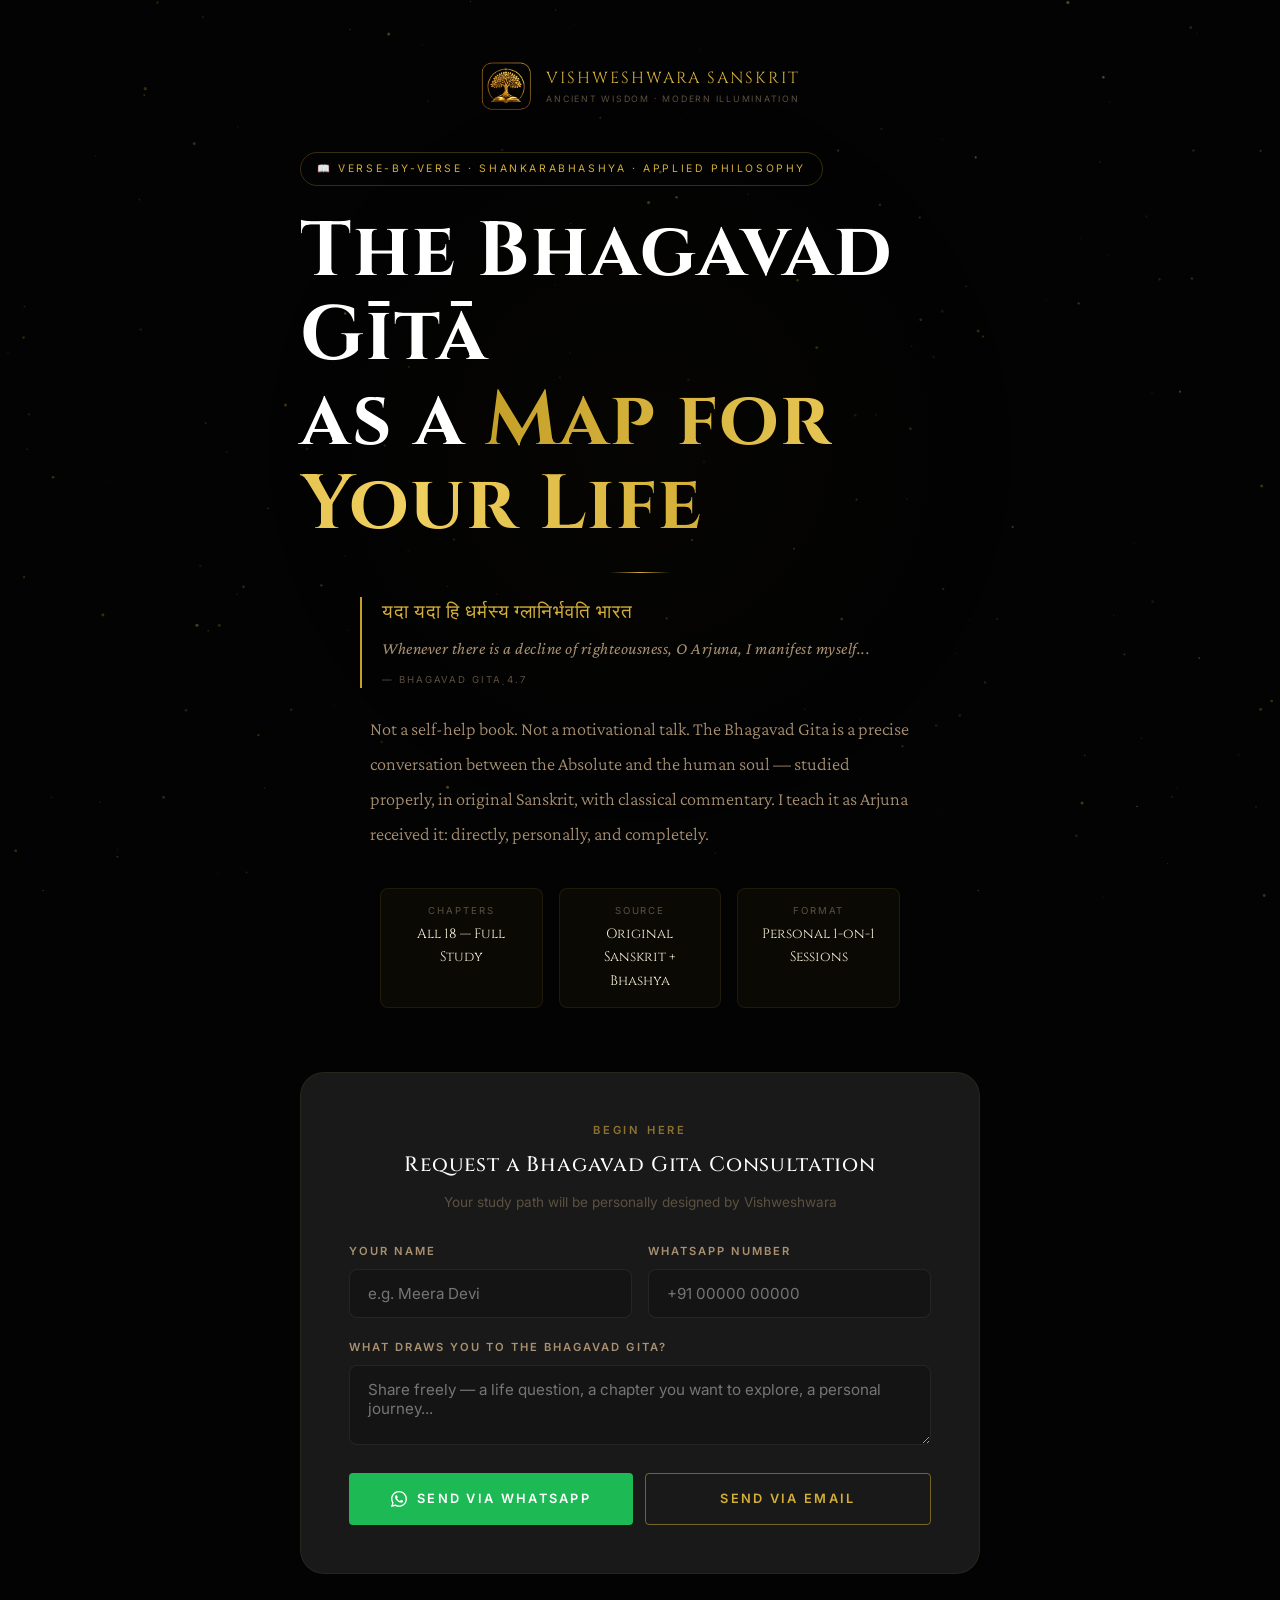
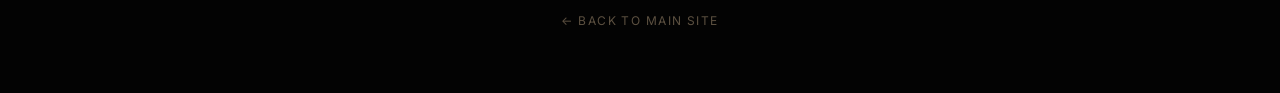
<file: bhagavad-gita.html>
<!DOCTYPE html>
<html lang="en">
<head>
  <meta charset="UTF-8">
  <meta name="viewport" content="width=device-width, initial-scale=1.0">
  <title>Study the Bhagavad Gita Authentically | Vishweshwara Sanskrit</title>
  <meta name="description" content="Study the Bhagavad Gita verse-by-verse with a Gurukula-trained Sanskrit scholar. Original Sanskrit, Shankarabhashya commentary, and practical application to modern life.">
  <meta name="robots" content="noindex, nofollow">
  <link rel="preconnect" href="https://fonts.googleapis.com">
  <link rel="preconnect" href="https://fonts.gstatic.com" crossorigin>
  <link href="https://fonts.googleapis.com/css2?family=Cinzel:wght@400;500;600;700&family=Crimson+Pro:ital,wght@0,300;0,400;0,600;1,300;1,400&family=Inter:wght@300;400;500;600&display=swap" rel="stylesheet">
  <link rel="stylesheet" href="style.css">
</head>
<body style="background:var(--obsidian-deep)">
<canvas id="hero-canvas" style="position:fixed;inset:0;z-index:0;opacity:0.5;pointer-events:none"></canvas>

<div style="min-height:100vh;display:flex;flex-direction:column;align-items:center;justify-content:center;padding:60px 20px;position:relative;z-index:1">
  <div class="lp-content">

    <div class="lp-logo">
      <img src="assets/logo_icon.png" alt="Vishweshwara Sanskrit" style="width:52px;height:52px;object-fit:contain;mix-blend-mode:screen;filter:brightness(1.3)">
      <div>
        <div style="font-family:var(--font-heading);font-size:1rem;letter-spacing:0.12em;color:var(--gold-pure)">VISHWESHWARA SANSKRIT</div>
        <div style="font-size:0.55rem;letter-spacing:0.2em;text-transform:uppercase;color:var(--text-muted)">Ancient Wisdom · Modern Illumination</div>
      </div>
    </div>

    <div class="lp-badge">📖 Verse-by-Verse · Shankarabhashya · Applied Philosophy</div>

    <h1 class="t-display" style="color:var(--text-white);margin-bottom:16px">
      The Bhagavad Gītā<br>as a <span class="shimmer-text">Map for Your Life</span>
    </h1>

    <div class="gold-line"></div>

    <!-- Gita verse -->
    <div style="margin:24px auto;max-width:560px;border-left:2px solid var(--gold-rich);padding-left:20px;text-align:left">
      <div class="t-devanagari" style="font-size:1.2rem;margin-bottom:8px">यदा यदा हि धर्मस्य ग्लानिर्भवति भारत</div>
      <div class="t-shloka">Whenever there is a decline of righteousness, O Arjuna, I manifest myself...</div>
      <div style="font-size:0.6rem;letter-spacing:0.2em;text-transform:uppercase;color:var(--text-muted);margin-top:8px">— Bhagavad Gita 4.7</div>
    </div>

    <p class="t-serif" style="color:var(--text-secondary);max-width:540px;margin:0 auto 36px">
      Not a self-help book. Not a motivational talk. The Bhagavad Gita is a precise conversation between the Absolute and the human soul — studied properly, in original Sanskrit, with classical commentary. I teach it as Arjuna received it: directly, personally, and completely.
    </p>

    <div style="display:grid;grid-template-columns:1fr 1fr 1fr;gap:16px;max-width:520px;margin:0 auto 36px">
      <div class="cert-detail-item" style="text-align:center">
        <div class="d-label">Chapters</div><div class="d-value" style="font-size:0.85rem">All 18 — Full Study</div>
      </div>
      <div class="cert-detail-item" style="text-align:center">
        <div class="d-label">Source</div><div class="d-value" style="font-size:0.85rem">Original Sanskrit + Bhashya</div>
      </div>
      <div class="cert-detail-item" style="text-align:center">
        <div class="d-label">Format</div><div class="d-value" style="font-size:0.85rem">Personal 1-on-1 Sessions</div>
      </div>
    </div>

    <div class="lp-form-box">
      <div style="text-align:center;margin-bottom:28px">
        <div class="t-label" style="color:var(--gold-muted);margin-bottom:8px">Begin Here</div>
        <div class="t-title" style="color:var(--text-white);font-size:1.3rem">Request a Bhagavad Gita Consultation</div>
        <p style="font-size:0.85rem;color:var(--text-muted);margin-top:8px">Your study path will be personally designed by Vishweshwara</p>
      </div>

      <div class="f-row">
        <div class="f-group">
          <label class="f-label">Your Name</label>
          <input class="f-input" type="text" placeholder="e.g. Meera Devi" id="lp-gita-name">
        </div>
        <div class="f-group">
          <label class="f-label">WhatsApp Number</label>
          <input class="f-input" type="tel" placeholder="+91 00000 00000" id="lp-gita-phone">
        </div>
      </div>
      <div class="f-group">
        <label class="f-label">What draws you to the Bhagavad Gita?</label>
        <textarea class="f-textarea" style="min-height:80px" placeholder="Share freely — a life question, a chapter you want to explore, a personal journey..." id="lp-gita-note"></textarea>
      </div>

      <div style="display:flex;gap:12px;flex-wrap:wrap;margin-top:8px">
        <a href="#" class="btn btn-whatsapp" style="flex:1;justify-content:center" onclick="handleGitaSubmit(event)">
          <svg width="16" height="16" viewBox="0 0 24 24" fill="currentColor"><path d="M17.472 14.382c-.297-.149-1.758-.867-2.03-.967-.273-.099-.471-.148-.67.15-.197.297-.767.966-.94 1.164-.173.199-.347.223-.644.075-.297-.15-1.255-.463-2.39-1.475-.883-.788-1.48-1.761-1.653-2.059-.173-.297-.018-.458.13-.606.134-.133.298-.347.446-.52.149-.174.198-.298.298-.497.099-.198.05-.371-.025-.52-.075-.149-.669-1.612-.916-2.207-.242-.579-.487-.5-.669-.51-.173-.008-.371-.01-.57-.01-.198 0-.52.074-.792.372-.272.297-1.04 1.016-1.04 2.479 0 1.462 1.065 2.875 1.213 3.074.149.198 2.096 3.2 5.077 4.487.709.306 1.262.489 1.694.625.712.227 1.36.195 1.871.118.571-.085 1.758-.719 2.006-1.413.248-.694.248-1.289.173-1.413-.074-.124-.272-.198-.57-.347m-5.421 7.403h-.004a9.87 9.87 0 01-5.031-1.378l-.361-.214-3.741.982.998-3.648-.235-.374a9.86 9.86 0 01-1.51-5.26c.001-5.45 4.436-9.884 9.888-9.884 2.64 0 5.122 1.03 6.988 2.898a9.825 9.825 0 012.893 6.994c-.003 5.45-4.437 9.884-9.885 9.884m8.413-18.297A11.815 11.815 0 0012.05 0C5.495 0 .16 5.335.157 11.892c0 2.096.547 4.142 1.588 5.945L.057 24l6.305-1.654a11.882 11.882 0 005.683 1.448h.005c6.554 0 11.89-5.335 11.893-11.893a11.821 11.821 0 00-3.48-8.413z"/></svg>
          Send via WhatsApp
        </a>
        <a href="mailto:visanskrit.solopreneur@gmail.com" class="btn btn-outline" style="flex:1;justify-content:center">Send via Email</a>
      </div>
    </div>

    <div style="text-align:center;margin-top:32px">
      <a href="index.html" style="font-size:0.75rem;color:var(--text-muted);letter-spacing:0.12em;text-transform:uppercase" onmouseover="this.style.color='var(--gold-muted)'" onmouseout="this.style.color='var(--text-muted)'">← Back to Main Site</a>
    </div>

  </div>
</div>

<script src="script.js"></script>
<script>
function handleGitaSubmit(e) {
  e.preventDefault();
  const name = document.getElementById('lp-gita-name').value || '(not provided)';
  const phone = document.getElementById('lp-gita-phone').value || '(not provided)';
  const note = document.getElementById('lp-gita-note').value || '(not provided)';
  const msg = encodeURIComponent(`🙏 *Bhagavad Gita Consultation Request*\n\nName: ${name}\nPhone: ${phone}\n\nMessage: ${note}\n\nSent via vishweshwarasanskrit.com/bhagavad-gita`);
  window.open(`https://wa.me/919482698612?text=${msg}`, '_blank');
}
</script>
</body>
</html>
</file>
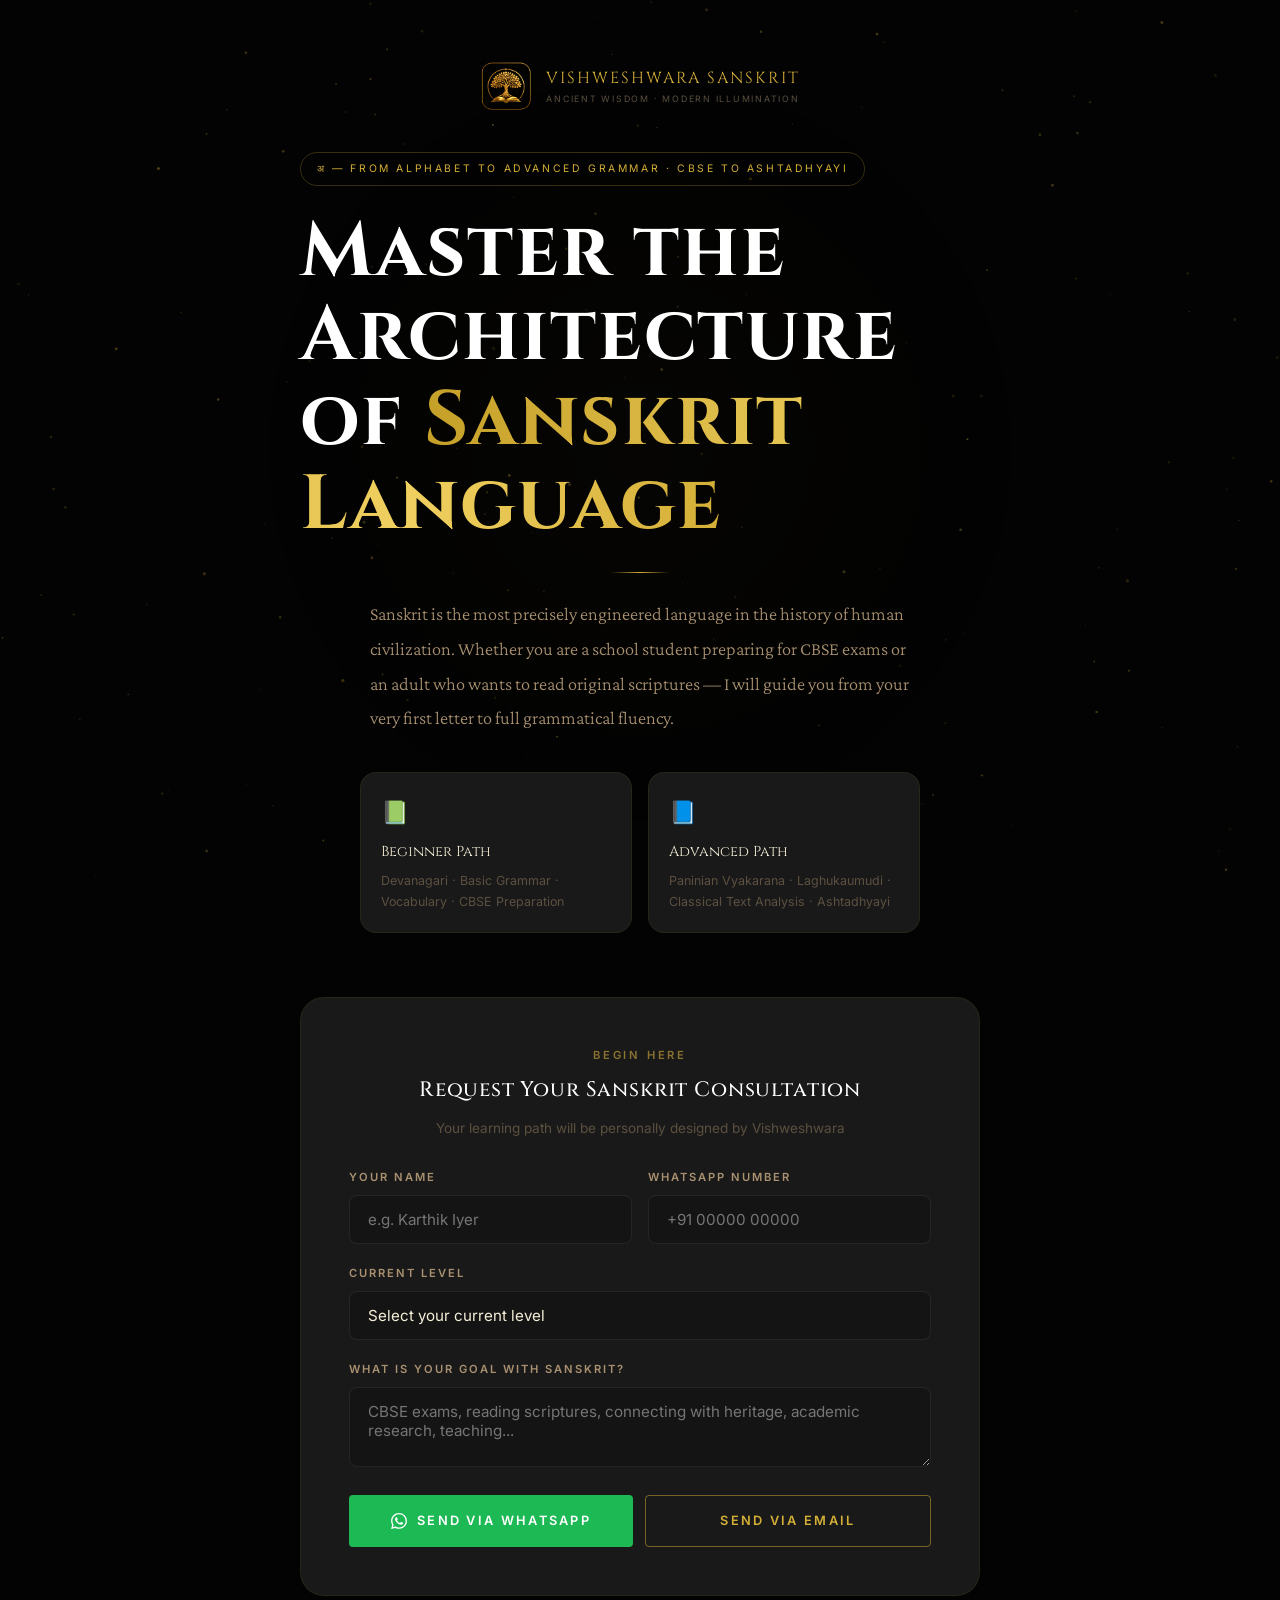
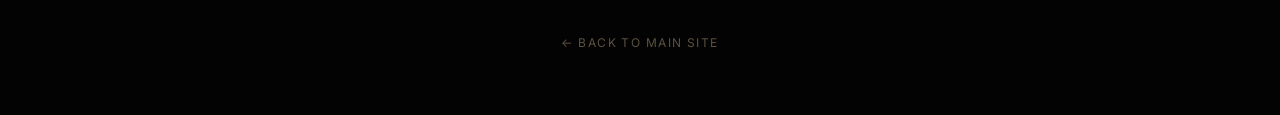
<file: sanskrit-foundations.html>
<!DOCTYPE html>
<html lang="en">
<head>
  <meta charset="UTF-8">
  <meta name="viewport" content="width=device-width, initial-scale=1.0">
  <title>Learn Sanskrit Foundations Authentically | Vishweshwara Sanskrit</title>
  <meta name="description" content="Master Sanskrit from the ground up — Devanagari script, grammar, and reading original texts. Gurukula-trained teacher with personalized approach. CBSE Sanskrit expert.">
  <meta name="robots" content="noindex, nofollow">
  <link rel="preconnect" href="https://fonts.googleapis.com">
  <link rel="preconnect" href="https://fonts.gstatic.com" crossorigin>
  <link href="https://fonts.googleapis.com/css2?family=Cinzel:wght@400;500;600;700&family=Crimson+Pro:ital,wght@0,300;0,400;0,600;1,300;1,400&family=Inter:wght@300;400;500;600&display=swap" rel="stylesheet">
  <link rel="stylesheet" href="style.css">
</head>
<body style="background:var(--obsidian-deep)">
<canvas id="hero-canvas" style="position:fixed;inset:0;z-index:0;opacity:0.5;pointer-events:none"></canvas>

<div style="min-height:100vh;display:flex;flex-direction:column;align-items:center;justify-content:center;padding:60px 20px;position:relative;z-index:1">
  <div class="lp-content">

    <div class="lp-logo">
      <img src="assets/logo_icon.png" alt="Vishweshwara Sanskrit" style="width:52px;height:52px;object-fit:contain;mix-blend-mode:screen;filter:brightness(1.3)">
      <div>
        <div style="font-family:var(--font-heading);font-size:1rem;letter-spacing:0.12em;color:var(--gold-pure)">VISHWESHWARA SANSKRIT</div>
        <div style="font-size:0.55rem;letter-spacing:0.2em;text-transform:uppercase;color:var(--text-muted)">Ancient Wisdom · Modern Illumination</div>
      </div>
    </div>

    <div class="lp-badge">अ — From Alphabet to Advanced Grammar · CBSE to Ashtadhyayi</div>

    <h1 class="t-display" style="color:var(--text-white);margin-bottom:16px">
      Master the Architecture<br>of <span class="shimmer-text">Sanskrit Language</span>
    </h1>

    <div class="gold-line"></div>

    <p class="t-serif" style="color:var(--text-secondary);max-width:540px;margin:16px auto 36px">
      Sanskrit is the most precisely engineered language in the history of human civilization. Whether you are a school student preparing for CBSE exams or an adult who wants to read original scriptures — I will guide you from your very first letter to full grammatical fluency.
    </p>

    <!-- Path Options -->
    <div style="display:grid;grid-template-columns:1fr 1fr;gap:16px;max-width:560px;margin:0 auto 36px">
      <div class="shastra-card" style="padding:20px;cursor:default">
        <div style="font-size:1.4rem;margin-bottom:8px">📗</div>
        <div style="font-family:var(--font-heading);font-size:0.9rem;color:var(--text-primary);margin-bottom:6px">Beginner Path</div>
        <div style="font-size:0.78rem;color:var(--text-muted)">Devanagari · Basic Grammar · Vocabulary · CBSE Preparation</div>
      </div>
      <div class="shastra-card" style="padding:20px;cursor:default">
        <div style="font-size:1.4rem;margin-bottom:8px">📘</div>
        <div style="font-family:var(--font-heading);font-size:0.9rem;color:var(--text-primary);margin-bottom:6px">Advanced Path</div>
        <div style="font-size:0.78rem;color:var(--text-muted)">Paninian Vyakarana · Laghukaumudi · Classical Text Analysis · Ashtadhyayi</div>
      </div>
    </div>

    <div class="lp-form-box">
      <div style="text-align:center;margin-bottom:28px">
        <div class="t-label" style="color:var(--gold-muted);margin-bottom:8px">Begin Here</div>
        <div class="t-title" style="color:var(--text-white);font-size:1.3rem">Request Your Sanskrit Consultation</div>
        <p style="font-size:0.85rem;color:var(--text-muted);margin-top:8px">Your learning path will be personally designed by Vishweshwara</p>
      </div>

      <div class="f-row">
        <div class="f-group">
          <label class="f-label">Your Name</label>
          <input class="f-input" type="text" placeholder="e.g. Karthik Iyer" id="lp-skt-name">
        </div>
        <div class="f-group">
          <label class="f-label">WhatsApp Number</label>
          <input class="f-input" type="tel" placeholder="+91 00000 00000" id="lp-skt-phone">
        </div>
      </div>
      <div class="f-group">
        <label class="f-label">Current Level</label>
        <select class="f-select" id="lp-skt-level">
          <option value="" disabled selected>Select your current level</option>
          <option>Complete beginner — I know nothing yet</option>
          <option>I know the Devanagari alphabet</option>
          <option>CBSE student (Class 6–12)</option>
          <option>Intermediate — I can read simple texts</option>
          <option>Advanced — I study independently</option>
        </select>
      </div>
      <div class="f-group">
        <label class="f-label">What is your goal with Sanskrit?</label>
        <textarea class="f-textarea" style="min-height:80px" placeholder="CBSE exams, reading scriptures, connecting with heritage, academic research, teaching..." id="lp-skt-note"></textarea>
      </div>

      <div style="display:flex;gap:12px;flex-wrap:wrap;margin-top:8px">
        <a href="#" class="btn btn-whatsapp" style="flex:1;justify-content:center" onclick="handleSktSubmit(event)">
          <svg width="16" height="16" viewBox="0 0 24 24" fill="currentColor"><path d="M17.472 14.382c-.297-.149-1.758-.867-2.03-.967-.273-.099-.471-.148-.67.15-.197.297-.767.966-.94 1.164-.173.199-.347.223-.644.075-.297-.15-1.255-.463-2.39-1.475-.883-.788-1.48-1.761-1.653-2.059-.173-.297-.018-.458.13-.606.134-.133.298-.347.446-.52.149-.174.198-.298.298-.497.099-.198.05-.371-.025-.52-.075-.149-.669-1.612-.916-2.207-.242-.579-.487-.5-.669-.51-.173-.008-.371-.01-.57-.01-.198 0-.52.074-.792.372-.272.297-1.04 1.016-1.04 2.479 0 1.462 1.065 2.875 1.213 3.074.149.198 2.096 3.2 5.077 4.487.709.306 1.262.489 1.694.625.712.227 1.36.195 1.871.118.571-.085 1.758-.719 2.006-1.413.248-.694.248-1.289.173-1.413-.074-.124-.272-.198-.57-.347m-5.421 7.403h-.004a9.87 9.87 0 01-5.031-1.378l-.361-.214-3.741.982.998-3.648-.235-.374a9.86 9.86 0 01-1.51-5.26c.001-5.45 4.436-9.884 9.888-9.884 2.64 0 5.122 1.03 6.988 2.898a9.825 9.825 0 012.893 6.994c-.003 5.45-4.437 9.884-9.885 9.884m8.413-18.297A11.815 11.815 0 0012.05 0C5.495 0 .16 5.335.157 11.892c0 2.096.547 4.142 1.588 5.945L.057 24l6.305-1.654a11.882 11.882 0 005.683 1.448h.005c6.554 0 11.89-5.335 11.893-11.893a11.821 11.821 0 00-3.48-8.413z"/></svg>
          Send via WhatsApp
        </a>
        <a href="mailto:visanskrit.solopreneur@gmail.com" class="btn btn-outline" style="flex:1;justify-content:center">Send via Email</a>
      </div>
    </div>

    <div style="text-align:center;margin-top:32px">
      <a href="index.html" style="font-size:0.75rem;color:var(--text-muted);letter-spacing:0.12em;text-transform:uppercase" onmouseover="this.style.color='var(--gold-muted)'" onmouseout="this.style.color='var(--text-muted)'">← Back to Main Site</a>
    </div>

  </div>
</div>

<script src="script.js"></script>
<script>
function handleSktSubmit(e) {
  e.preventDefault();
  const name = document.getElementById('lp-skt-name').value || '(not provided)';
  const phone = document.getElementById('lp-skt-phone').value || '(not provided)';
  const level = document.getElementById('lp-skt-level').value || '(not specified)';
  const note = document.getElementById('lp-skt-note').value || '(not provided)';
  const msg = encodeURIComponent(`🙏 *Sanskrit Foundations Consultation Request*\n\nName: ${name}\nPhone: ${phone}\nLevel: ${level}\n\nGoal: ${note}\n\nSent via vishweshwarasanskrit.com/sanskrit-foundations`);
  window.open(`https://wa.me/919482698612?text=${msg}`, '_blank');
}
</script>
</body>
</html>
</file>
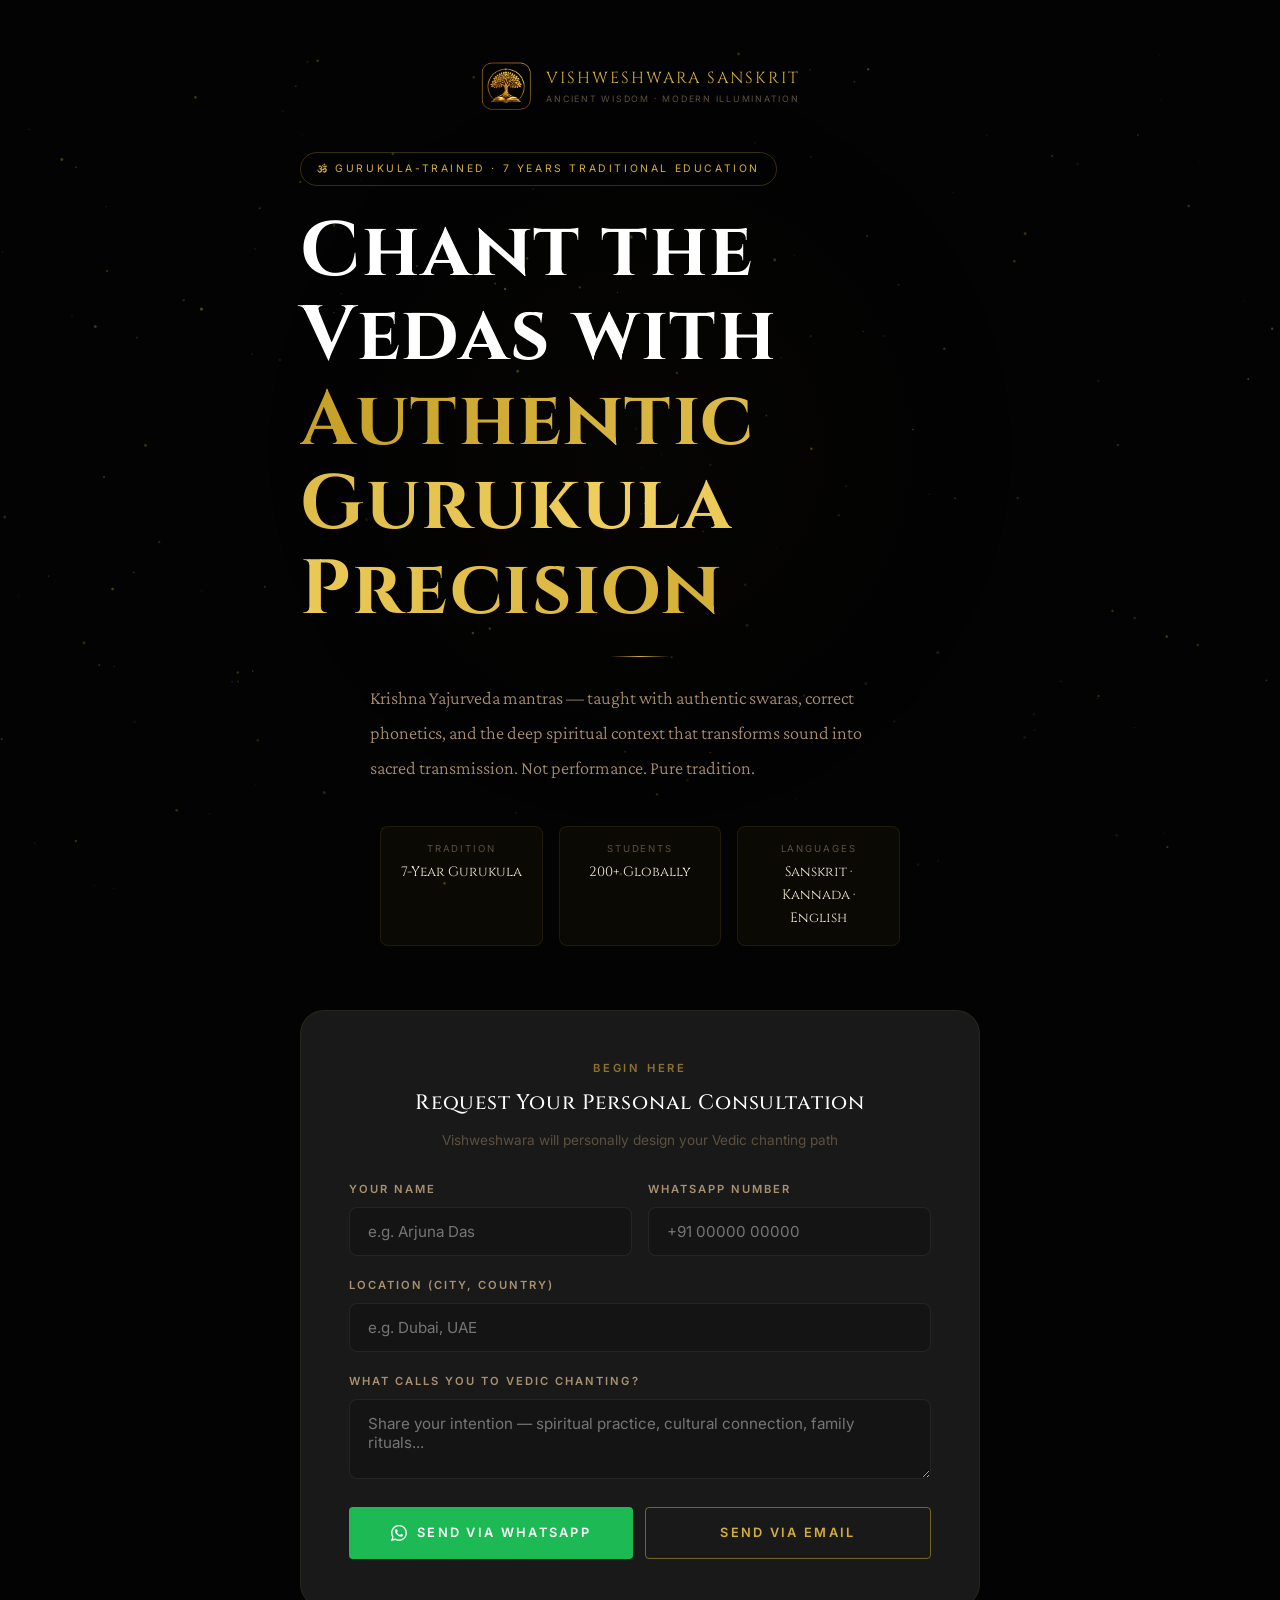
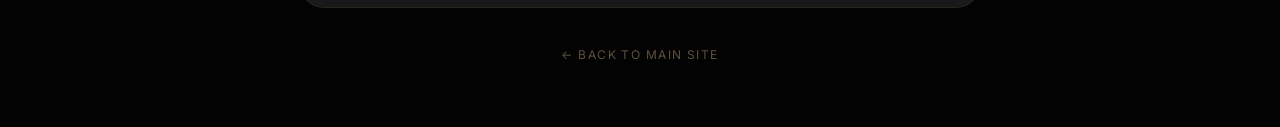
<file: veda-mantras.html>
<!DOCTYPE html>
<html lang="en">
<head>
  <meta charset="UTF-8">
  <meta name="viewport" content="width=device-width, initial-scale=1.0">
  <title>Learn Authentic Vedic Chanting | Vishweshwara Sanskrit</title>
  <meta name="description" content="Chant the Vedas with Gurukula-trained precision. Authentic Krishna Yajurveda mantra chanting with correct swaras and pronunciation. Personal sessions with Sanskrit scholar Vishweshwara.">
  <meta name="robots" content="noindex, nofollow">
  <link rel="preconnect" href="https://fonts.googleapis.com">
  <link rel="preconnect" href="https://fonts.gstatic.com" crossorigin>
  <link href="https://fonts.googleapis.com/css2?family=Cinzel:wght@400;500;600;700&family=Crimson+Pro:ital,wght@0,300;0,400;0,600;1,300;1,400&family=Inter:wght@300;400;500;600&display=swap" rel="stylesheet">
  <link rel="stylesheet" href="style.css">
  <style>
    body { background: var(--obsidian-deep); }
    .lp-wrap { min-height: 100vh; display: flex; flex-direction: column; align-items: center; justify-content: center; padding: 60px 20px; }
  </style>
</head>
<body>
<canvas id="hero-canvas" style="position:fixed;inset:0;z-index:0;opacity:0.5;pointer-events:none"></canvas>

<div class="lp-wrap">
  <div class="lp-content">

    <!-- Brand -->
    <div class="lp-logo">
      <img src="assets/logo_icon.png" alt="Vishweshwara Sanskrit" style="width:52px;height:52px;object-fit:contain;mix-blend-mode:screen;filter:brightness(1.3)">
      <div>
        <div style="font-family:var(--font-heading);font-size:1rem;letter-spacing:0.12em;color:var(--gold-pure)">VISHWESHWARA SANSKRIT</div>
        <div style="font-size:0.55rem;letter-spacing:0.2em;text-transform:uppercase;color:var(--text-muted)">Ancient Wisdom · Modern Illumination</div>
      </div>
    </div>

    <!-- Badge -->
    <div class="lp-badge">🕉 Gurukula-Trained · 7 Years Traditional Education</div>

    <!-- Headline -->
    <h1 class="t-display" style="color:var(--text-white);margin-bottom:16px;position:relative;z-index:2">
      Chant the Vedas with<br><span class="shimmer-text">Authentic Gurukula Precision</span>
    </h1>

    <div class="gold-line"></div>

    <p class="t-serif" style="color:var(--text-secondary);max-width:540px;margin:16px auto 40px;position:relative;z-index:2">
      Krishna Yajurveda mantras — taught with authentic swaras, correct phonetics, and the deep spiritual context that transforms sound into sacred transmission. Not performance. Pure tradition.
    </p>

    <!-- Proof Points -->
    <div style="display:grid;grid-template-columns:1fr 1fr 1fr;gap:16px;max-width:520px;margin:0 auto 40px;position:relative;z-index:2">
      <div class="cert-detail-item" style="text-align:center">
        <div class="d-label">Tradition</div>
        <div class="d-value" style="font-size:0.85rem">7-Year Gurukula</div>
      </div>
      <div class="cert-detail-item" style="text-align:center">
        <div class="d-label">Students</div>
        <div class="d-value" style="font-size:0.85rem">200+ Globally</div>
      </div>
      <div class="cert-detail-item" style="text-align:center">
        <div class="d-label">Languages</div>
        <div class="d-value" style="font-size:0.85rem">Sanskrit · Kannada · English</div>
      </div>
    </div>

    <!-- Form Box -->
    <div class="lp-form-box" style="position:relative;z-index:2">
      <div style="text-align:center;margin-bottom:28px">
        <div class="t-label" style="color:var(--gold-muted);margin-bottom:8px">Begin Here</div>
        <div class="t-title" style="color:var(--text-white);font-size:1.3rem">Request Your Personal Consultation</div>
        <p style="font-size:0.85rem;color:var(--text-muted);margin-top:8px">Vishweshwara will personally design your Vedic chanting path</p>
      </div>

      <div class="f-row">
        <div class="f-group">
          <label class="f-label">Your Name</label>
          <input class="f-input" type="text" placeholder="e.g. Arjuna Das" id="lp-veda-name">
        </div>
        <div class="f-group">
          <label class="f-label">WhatsApp Number</label>
          <input class="f-input" type="tel" placeholder="+91 00000 00000" id="lp-veda-phone">
        </div>
      </div>
      <div class="f-group">
        <label class="f-label">Location (City, Country)</label>
        <input class="f-input" type="text" placeholder="e.g. Dubai, UAE" id="lp-veda-location">
      </div>
      <div class="f-group">
        <label class="f-label">What calls you to Vedic chanting?</label>
        <textarea class="f-textarea" style="min-height:80px" placeholder="Share your intention — spiritual practice, cultural connection, family rituals..." id="lp-veda-note"></textarea>
      </div>

      <div style="display:flex;gap:12px;flex-wrap:wrap;margin-top:8px">
        <a id="lp-veda-wa" href="#" class="btn btn-whatsapp" style="flex:1;justify-content:center" onclick="handleVedaSubmit(event)">
          <svg width="16" height="16" viewBox="0 0 24 24" fill="currentColor"><path d="M17.472 14.382c-.297-.149-1.758-.867-2.03-.967-.273-.099-.471-.148-.67.15-.197.297-.767.966-.94 1.164-.173.199-.347.223-.644.075-.297-.15-1.255-.463-2.39-1.475-.883-.788-1.48-1.761-1.653-2.059-.173-.297-.018-.458.13-.606.134-.133.298-.347.446-.52.149-.174.198-.298.298-.497.099-.198.05-.371-.025-.52-.075-.149-.669-1.612-.916-2.207-.242-.579-.487-.5-.669-.51-.173-.008-.371-.01-.57-.01-.198 0-.52.074-.792.372-.272.297-1.04 1.016-1.04 2.479 0 1.462 1.065 2.875 1.213 3.074.149.198 2.096 3.2 5.077 4.487.709.306 1.262.489 1.694.625.712.227 1.36.195 1.871.118.571-.085 1.758-.719 2.006-1.413.248-.694.248-1.289.173-1.413-.074-.124-.272-.198-.57-.347m-5.421 7.403h-.004a9.87 9.87 0 01-5.031-1.378l-.361-.214-3.741.982.998-3.648-.235-.374a9.86 9.86 0 01-1.51-5.26c.001-5.45 4.436-9.884 9.888-9.884 2.64 0 5.122 1.03 6.988 2.898a9.825 9.825 0 012.893 6.994c-.003 5.45-4.437 9.884-9.885 9.884m8.413-18.297A11.815 11.815 0 0012.05 0C5.495 0 .16 5.335.157 11.892c0 2.096.547 4.142 1.588 5.945L.057 24l6.305-1.654a11.882 11.882 0 005.683 1.448h.005c6.554 0 11.89-5.335 11.893-11.893a11.821 11.821 0 00-3.48-8.413z"/></svg>
          Send via WhatsApp
        </a>
        <a href="mailto:visanskrit.solopreneur@gmail.com" class="btn btn-outline" style="flex:1;justify-content:center">Send via Email</a>
      </div>
    </div>

    <!-- Trust Footer -->
    <div style="text-align:center;margin-top:32px;position:relative;z-index:2">
      <a href="index.html" style="font-size:0.75rem;color:var(--text-muted);letter-spacing:0.12em;text-transform:uppercase;transition:color 0.2s" onmouseover="this.style.color='var(--gold-muted)'" onmouseout="this.style.color='var(--text-muted)'">← Back to Main Site</a>
    </div>

  </div>
</div>

<script src="script.js"></script>
<script>
function handleVedaSubmit(e) {
  e.preventDefault();
  const name = document.getElementById('lp-veda-name').value || '(not provided)';
  const phone = document.getElementById('lp-veda-phone').value || '(not provided)';
  const location = document.getElementById('lp-veda-location').value || '(not provided)';
  const note = document.getElementById('lp-veda-note').value || '(not provided)';
  const msg = encodeURIComponent(`🙏 *Vedic Chanting Consultation Request*\n\nName: ${name}\nPhone: ${phone}\nLocation: ${location}\n\nMessage: ${note}\n\nSent via vishweshwarasanskrit.com/veda-mantras`);
  window.open(`https://wa.me/919482698612?text=${msg}`, '_blank');
}
</script>
</body>
</html>
</file>
<file: style.css>
/* ==========================================================================
   VISHWESHWARA SANSKRIT — Obsidian & Gold Design System
   Premium Digital Gurukula — Built for the Next 100 Years
   ========================================================================== */

@import url('https://fonts.googleapis.com/css2?family=Cinzel:wght@400;500;600;700;900&family=Cinzel+Decorative:wght@400;700;900&family=Crimson+Pro:ital,wght@0,300;0,400;0,600;1,300;1,400;1,600&family=Inter:wght@300;400;500;600;700&display=swap');

/* ==========================================================================
   1. DESIGN TOKENS
   ========================================================================== */
:root {
  /* Core Colors */
  --obsidian-deep:   #030303;
  --obsidian-base:   #080808;
  --obsidian-mid:    #0E0E0E;
  --obsidian-raised: #141414;
  --obsidian-card:   #191919;
  --obsidian-border: rgba(212, 175, 55, 0.08);

  /* Gold Palette */
  --gold-pure:       #D4AF37;
  --gold-bright:     #F0D060;
  --gold-rich:       #C5A028;
  --gold-muted:      #8B7230;
  --gold-dim:        rgba(212, 175, 55, 0.25);
  --gold-glow:       rgba(212, 175, 55, 0.12);
  --gold-glow-sm:    rgba(212, 175, 55, 0.06);

  /* Text */
  --text-primary:    #F5EED8;
  --text-secondary:  #A89070;
  --text-muted:      #5C5040;
  --text-gold:       #D4AF37;
  --text-white:      #FFFFFF;

  /* Typography */
  --font-heading:    'Cinzel', 'Times New Roman', serif;
  --font-decorative: 'Cinzel Decorative', 'Cinzel', serif;
  --font-serif:      'Crimson Pro', Georgia, serif;
  --font-body:       'Inter', -apple-system, sans-serif;

  /* Spacing Scale */
  --space-xs:   0.25rem;
  --space-sm:   0.5rem;
  --space-md:   1rem;
  --space-lg:   1.5rem;
  --space-xl:   2.5rem;
  --space-2xl:  4rem;
  --space-3xl:  6rem;
  --space-4xl:  9rem;

  /* Borders */
  --radius-sm:  4px;
  --radius-md:  8px;
  --radius-lg:  16px;
  --radius-xl:  24px;
  --radius-full: 9999px;

  /* Shadows */
  --shadow-gold-sm:  0 0 20px rgba(212, 175, 55, 0.08);
  --shadow-gold-md:  0 0 40px rgba(212, 175, 55, 0.15);
  --shadow-gold-lg:  0 0 80px rgba(212, 175, 55, 0.20);
  --shadow-gold-xl:  0 0 120px rgba(212, 175, 55, 0.25);
  --shadow-depth:    0 24px 80px rgba(0,0,0,0.6);

  /* Transitions */
  --transition-fast:   0.15s ease;
  --transition-base:   0.3s cubic-bezier(0.4, 0, 0.2, 1);
  --transition-slow:   0.7s cubic-bezier(0.4, 0, 0.2, 1);
  --transition-cinematic: 1.2s cubic-bezier(0.22, 1, 0.36, 1);
}

/* ==========================================================================
   2. RESET & BASE
   ========================================================================== */
*, *::before, *::after {
  margin: 0;
  padding: 0;
  box-sizing: border-box;
}

html {
  scroll-behavior: smooth;
  font-size: 16px;
  -webkit-text-size-adjust: 100%;
}

body {
  font-family: var(--font-body);
  background-color: var(--obsidian-base);
  color: var(--text-primary);
  line-height: 1.7;
  overflow-x: hidden;
  -webkit-font-smoothing: antialiased;
  -moz-osx-font-smoothing: grayscale;
}

img { display: block; max-width: 100%; }
a  { color: inherit; text-decoration: none; }
ul { list-style: none; }
button { cursor: pointer; font-family: inherit; border: none; background: none; }

::selection {
  background: var(--gold-dim);
  color: var(--gold-bright);
}

/* Scrollbar */
::-webkit-scrollbar { width: 4px; }
::-webkit-scrollbar-track { background: var(--obsidian-base); }
::-webkit-scrollbar-thumb { background: var(--gold-muted); border-radius: 2px; }

/* ==========================================================================
   3. TYPOGRAPHY SYSTEM
   ========================================================================== */
.t-display {
  font-family: var(--font-heading);
  font-size: clamp(2.8rem, 6vw, 5.5rem);
  font-weight: 700;
  line-height: 1.1;
  letter-spacing: 0.02em;
}
.t-headline {
  font-family: var(--font-heading);
  font-size: clamp(2rem, 4vw, 3.5rem);
  font-weight: 600;
  line-height: 1.15;
  letter-spacing: 0.02em;
}
.t-title {
  font-family: var(--font-heading);
  font-size: clamp(1.3rem, 2.5vw, 2rem);
  font-weight: 500;
  letter-spacing: 0.04em;
}
.t-label {
  font-family: var(--font-body);
  font-size: 0.7rem;
  font-weight: 600;
  letter-spacing: 0.25em;
  text-transform: uppercase;
}
.t-body {
  font-family: var(--font-body);
  font-size: 1rem;
  font-weight: 400;
  line-height: 1.8;
}
.t-serif {
  font-family: var(--font-serif);
  font-size: 1.15rem;
  line-height: 1.9;
  font-weight: 300;
}
.t-devanagari {
  font-family: var(--font-serif);
  font-size: clamp(1.4rem, 3vw, 2rem);
  line-height: 1.6;
  letter-spacing: 0.05em;
  color: var(--gold-pure);
}
.t-shloka {
  font-family: var(--font-serif);
  font-size: 1.05rem;
  font-style: italic;
  color: var(--text-secondary);
  letter-spacing: 0.03em;
}

/* ==========================================================================
   4. LAYOUT UTILITIES
   ========================================================================== */
.container {
  max-width: 1200px;
  margin: 0 auto;
  padding: 0 clamp(1.5rem, 5vw, 4rem);
}
.container-wide {
  max-width: 1440px;
  margin: 0 auto;
  padding: 0 clamp(1.5rem, 5vw, 5rem);
}
.section-pad {
  padding: var(--space-4xl) 0;
}
.section-pad-lg {
  padding: clamp(5rem, 12vw, 10rem) 0;
}

/* ==========================================================================
   5. DECORATIVE ELEMENTS
   ========================================================================== */

/* Gold Divider Line */
.gold-line {
  width: 60px;
  height: 1px;
  background: linear-gradient(90deg, transparent, var(--gold-pure), transparent);
  margin: var(--space-lg) auto;
}
.gold-line-left {
  margin: var(--space-lg) 0;
}

/* Gold Dot Row */
.gold-dots {
  display: flex;
  align-items: center;
  gap: 6px;
  margin: var(--space-md) 0;
}
.gold-dots span {
  width: 4px; height: 4px;
  border-radius: 50%;
  background: var(--gold-muted);
}
.gold-dots span:nth-child(2) { background: var(--gold-pure); width: 6px; height: 6px; }

/* Section Label */
.section-label {
  display: inline-flex;
  align-items: center;
  gap: 10px;
  margin-bottom: var(--space-lg);
}
.section-label::before,
.section-label::after {
  content: '';
  display: block;
  width: 30px; height: 1px;
  background: var(--gold-muted);
}
.section-label span {
  font-family: var(--font-body);
  font-size: 0.65rem;
  font-weight: 600;
  letter-spacing: 0.3em;
  text-transform: uppercase;
  color: var(--gold-pure);
}

/* OM Symbol Watermark */
.om-watermark {
  position: absolute;
  font-family: var(--font-serif);
  color: var(--gold-glow);
  font-size: clamp(12rem, 30vw, 28rem);
  line-height: 1;
  pointer-events: none;
  user-select: none;
  z-index: 0;
}

/* ==========================================================================
   6. BUTTONS
   ========================================================================== */
.btn {
  display: inline-flex;
  align-items: center;
  gap: 10px;
  padding: 14px 36px;
  font-family: var(--font-body);
  font-size: 0.8rem;
  font-weight: 600;
  letter-spacing: 0.18em;
  text-transform: uppercase;
  border-radius: var(--radius-sm);
  transition: var(--transition-base);
  position: relative;
  overflow: hidden;
}
.btn::before {
  content: '';
  position: absolute;
  inset: 0;
  background: rgba(255,255,255,0.05);
  transform: translateY(100%);
  transition: transform 0.4s cubic-bezier(0.4, 0, 0.2, 1);
}
.btn:hover::before { transform: translateY(0); }

.btn-gold {
  background: var(--gold-pure);
  color: var(--obsidian-deep);
  box-shadow: 0 0 0 0 rgba(212, 175, 55, 0);
}
.btn-gold:hover {
  background: var(--gold-bright);
  box-shadow: var(--shadow-gold-md);
  transform: translateY(-2px);
}

.btn-outline {
  border: 1px solid rgba(212, 175, 55, 0.5);
  color: var(--gold-pure);
  background: transparent;
}
.btn-outline:hover {
  border-color: var(--gold-pure);
  background: var(--gold-glow);
  box-shadow: var(--shadow-gold-sm);
  transform: translateY(-2px);
}

.btn-ghost {
  color: var(--text-secondary);
  border: 1px solid rgba(255,255,255,0.08);
}
.btn-ghost:hover {
  color: var(--text-primary);
  border-color: rgba(255,255,255,0.15);
  background: rgba(255,255,255,0.04);
}

.btn-whatsapp {
  background: #1DB954;
  color: #fff;
  gap: 10px;
}
.btn-whatsapp:hover {
  background: #1ed760;
  box-shadow: 0 0 30px rgba(29,185,84,0.3);
  transform: translateY(-2px);
}

/* ==========================================================================
   7. CARDS & GLASS SURFACES
   ========================================================================== */
.glass-card {
  background: rgba(255,255,255,0.025);
  border: 1px solid var(--obsidian-border);
  border-radius: var(--radius-lg);
  backdrop-filter: blur(20px);
  -webkit-backdrop-filter: blur(20px);
  transition: var(--transition-base);
}
.glass-card:hover {
  border-color: rgba(212, 175, 55, 0.18);
  box-shadow: var(--shadow-gold-sm);
}

.gold-card {
  background: linear-gradient(135deg, rgba(212,175,55,0.07), rgba(212,175,55,0.03));
  border: 1px solid rgba(212, 175, 55, 0.15);
  border-radius: var(--radius-lg);
}

/* ==========================================================================
   8. NAVIGATION
   ========================================================================== */
#main-nav {
  position: fixed;
  top: 0; left: 0; right: 0;
  z-index: 1000;
  padding: 28px 0;
  transition: padding 0.4s ease, background 0.4s ease, box-shadow 0.4s ease;
}
#main-nav.scrolled {
  padding: 14px 0;
  background: rgba(8, 8, 8, 0.92);
  backdrop-filter: blur(20px);
  -webkit-backdrop-filter: blur(20px);
  box-shadow: 0 1px 0 rgba(212, 175, 55, 0.1);
}
.nav-inner {
  display: flex;
  align-items: center;
  justify-content: space-between;
}
.nav-logo {
  display: flex;
  align-items: center;
  gap: 12px;
}
.nav-logo-icon {
  width: 38px; height: 38px;
  object-fit: contain;
  filter: brightness(1.2);
  mix-blend-mode: screen;
}
.nav-logo-text {
  display: flex;
  flex-direction: column;
  line-height: 1.1;
}
.nav-logo-text .brand-name {
  font-family: var(--font-heading);
  font-size: 1rem;
  font-weight: 600;
  letter-spacing: 0.12em;
  color: var(--gold-pure);
}
.nav-logo-text .brand-sub {
  font-family: var(--font-body);
  font-size: 0.55rem;
  letter-spacing: 0.2em;
  text-transform: uppercase;
  color: var(--text-muted);
}
.nav-links {
  display: flex;
  align-items: center;
  gap: 36px;
}
.nav-links a {
  font-size: 0.7rem;
  font-weight: 500;
  letter-spacing: 0.18em;
  text-transform: uppercase;
  color: var(--text-secondary);
  transition: color var(--transition-fast);
  position: relative;
}
.nav-links a::after {
  content: '';
  position: absolute;
  bottom: -4px; left: 0; right: 0;
  height: 1px;
  background: var(--gold-pure);
  transform: scaleX(0);
  transition: transform 0.3s ease;
}
.nav-links a:hover { color: var(--gold-pure); }
.nav-links a:hover::after { transform: scaleX(1); }
.nav-cta-btn {
  font-size: 0.65rem;
  font-weight: 600;
  letter-spacing: 0.2em;
  text-transform: uppercase;
  color: var(--gold-pure);
  border: 1px solid rgba(212,175,55,0.4);
  padding: 10px 22px;
  border-radius: var(--radius-sm);
  transition: var(--transition-base);
}
.nav-cta-btn:hover {
  background: var(--gold-glow);
  border-color: var(--gold-pure);
  box-shadow: var(--shadow-gold-sm);
}
.hamburger {
  display: none;
  flex-direction: column;
  gap: 5px;
  padding: 6px;
}
.hamburger span {
  width: 22px; height: 1px;
  background: var(--gold-pure);
  display: block;
  transition: var(--transition-base);
}

/* Mobile Nav */
.mobile-nav {
  display: none;
  flex-direction: column;
  align-items: center;
  gap: 28px;
  padding: 40px 20px;
  background: rgba(8,8,8,0.98);
  border-top: 1px solid var(--obsidian-border);
}
.mobile-nav.open { display: flex; }
.mobile-nav a {
  font-size: 0.8rem;
  font-weight: 500;
  letter-spacing: 0.2em;
  text-transform: uppercase;
  color: var(--text-secondary);
  transition: color var(--transition-fast);
}
.mobile-nav a:hover { color: var(--gold-pure); }

/* ==========================================================================
   9. HERO SECTION
   ========================================================================== */
#hero {
  position: relative;
  min-height: 100vh;
  display: flex;
  align-items: center;
  justify-content: center;
  overflow: hidden;
  background: var(--obsidian-deep);
}
#hero-canvas {
  position: absolute;
  inset: 0;
  z-index: 0;
  opacity: 0.7;
}
.hero-vignette {
  position: absolute;
  inset: 0;
  z-index: 1;
  background: radial-gradient(ellipse at center, transparent 30%, var(--obsidian-deep) 85%);
}
.hero-bottom-fade {
  position: absolute;
  bottom: 0; left: 0; right: 0;
  height: 300px;
  z-index: 2;
  background: linear-gradient(transparent, var(--obsidian-base));
}
.hero-content {
  position: relative;
  z-index: 3;
  text-align: center;
  padding: 0 20px;
  max-width: 900px;
}
.hero-logo-wrap {
  display: inline-block;
  margin-bottom: 36px;
  position: relative;
}
.hero-logo-img {
  width: 90px; height: 90px;
  object-fit: contain;
  mix-blend-mode: screen;
  filter: brightness(1.3) contrast(1.1);
  position: relative;
  z-index: 2;
  animation: logo-pulse 4s ease-in-out infinite;
}
.hero-logo-ring {
  position: absolute;
  inset: -18px;
  border-radius: 50%;
  border: 1px solid rgba(212,175,55,0.25);
  animation: ring-expand 4s ease-in-out infinite;
}
.hero-logo-ring-2 {
  position: absolute;
  inset: -36px;
  border-radius: 50%;
  border: 1px solid rgba(212,175,55,0.10);
  animation: ring-expand 4s ease-in-out infinite 0.8s;
}
@keyframes logo-pulse {
  0%, 100% { filter: brightness(1.3) contrast(1.1) drop-shadow(0 0 20px rgba(212,175,55,0.3)); }
  50%       { filter: brightness(1.5) contrast(1.1) drop-shadow(0 0 40px rgba(212,175,55,0.5)); }
}
@keyframes ring-expand {
  0%, 100% { transform: scale(1); opacity: 0.8; }
  50%       { transform: scale(1.06); opacity: 0.4; }
}

.hero-shloka {
  margin-bottom: 32px;
  opacity: 0;
  transform: translateY(16px);
  animation: fade-up 1.2s ease forwards 0.4s;
}
.hero-title {
  margin-bottom: 20px;
  opacity: 0;
  transform: translateY(20px);
  animation: fade-up 1.2s ease forwards 0.8s;
  color: var(--text-white);
}
.hero-title .highlight {
  background: linear-gradient(135deg, var(--gold-bright), var(--gold-pure), var(--gold-rich));
  -webkit-background-clip: text;
  -webkit-text-fill-color: transparent;
  background-clip: text;
}
.hero-subtitle {
  max-width: 580px;
  margin: 0 auto 44px;
  opacity: 0;
  transform: translateY(20px);
  animation: fade-up 1.2s ease forwards 1.1s;
  color: var(--text-secondary);
}
.hero-ctas {
  display: flex;
  align-items: center;
  justify-content: center;
  gap: 16px;
  flex-wrap: wrap;
  opacity: 0;
  transform: translateY(20px);
  animation: fade-up 1.2s ease forwards 1.4s;
}
.hero-stats-bar {
  display: flex;
  align-items: center;
  justify-content: center;
  gap: clamp(24px, 5vw, 60px);
  margin-top: 72px;
  padding-top: 40px;
  border-top: 1px solid var(--obsidian-border);
  opacity: 0;
  animation: fade-up 1.2s ease forwards 1.7s;
}
.hero-stat { text-align: center; }
.hero-stat .stat-num {
  font-family: var(--font-heading);
  font-size: clamp(1.8rem, 3.5vw, 2.6rem);
  font-weight: 700;
  background: linear-gradient(135deg, var(--gold-bright), var(--gold-pure));
  -webkit-background-clip: text;
  -webkit-text-fill-color: transparent;
  background-clip: text;
  line-height: 1;
}
.hero-stat .stat-lbl {
  font-size: 0.65rem;
  letter-spacing: 0.2em;
  text-transform: uppercase;
  color: var(--text-muted);
  margin-top: 6px;
}
.hero-scroll-cue {
  position: absolute;
  bottom: 32px; left: 50%;
  transform: translateX(-50%);
  z-index: 4;
  display: flex;
  flex-direction: column;
  align-items: center;
  gap: 8px;
  opacity: 0;
  animation: fade-in 1s ease forwards 2.4s;
}
.hero-scroll-cue span {
  font-size: 0.6rem;
  letter-spacing: 0.25em;
  text-transform: uppercase;
  color: var(--text-muted);
}
.scroll-line {
  width: 1px; height: 48px;
  background: linear-gradient(to bottom, var(--gold-pure), transparent);
  animation: scroll-line 2s ease-in-out infinite;
}
@keyframes scroll-line {
  0%, 100% { opacity: 0.4; transform: scaleY(1); }
  50%       { opacity: 1; transform: scaleY(1.1); }
}

/* ==========================================================================
   10. LINEAGE / FOUNDER SECTION
   ========================================================================== */
#lineage {
  position: relative;
  background: var(--obsidian-base);
  overflow: hidden;
}
.lineage-grid {
  display: grid;
  grid-template-columns: 1fr 1fr;
  gap: clamp(48px, 6vw, 96px);
  align-items: center;
}
.lineage-portrait-wrap {
  position: relative;
}
.portrait-frame {
  position: relative;
  display: inline-block;
  width: 100%;
  max-width: 420px;
}
.portrait-outer-ring {
  position: absolute;
  inset: -20px;
  border: 1px solid rgba(212,175,55,0.15);
  border-radius: var(--radius-xl);
  pointer-events: none;
}
.portrait-corner {
  position: absolute;
  width: 24px; height: 24px;
  border-color: var(--gold-pure);
  border-style: solid;
}
.portrait-corner.tl { top: -8px; left: -8px; border-width: 1px 0 0 1px; }
.portrait-corner.tr { top: -8px; right: -8px; border-width: 1px 1px 0 0; }
.portrait-corner.bl { bottom: -8px; left: -8px; border-width: 0 0 1px 1px; }
.portrait-corner.br { bottom: -8px; right: -8px; border-width: 0 1px 1px 0; }
.portrait-img {
  width: 100%;
  border-radius: var(--radius-lg);
  filter: grayscale(20%) contrast(1.05);
  position: relative;
  z-index: 1;
}
.portrait-glow {
  position: absolute;
  inset: -40px;
  background: radial-gradient(ellipse at center, rgba(212,175,55,0.08) 0%, transparent 70%);
  pointer-events: none;
  z-index: 0;
}
.portrait-badge {
  position: absolute;
  bottom: 24px;
  right: -20px;
  background: var(--obsidian-raised);
  border: 1px solid rgba(212,175,55,0.25);
  border-radius: var(--radius-md);
  padding: 14px 20px;
  box-shadow: var(--shadow-depth), var(--shadow-gold-sm);
  z-index: 3;
}
.portrait-badge .badge-num {
  font-family: var(--font-heading);
  font-size: 1.8rem;
  font-weight: 700;
  color: var(--gold-pure);
  line-height: 1;
}
.portrait-badge .badge-lbl {
  font-size: 0.6rem;
  letter-spacing: 0.18em;
  text-transform: uppercase;
  color: var(--text-muted);
  margin-top: 4px;
}

.lineage-text { }
.lineage-intro {
  margin-bottom: var(--space-xl);
}
.lineage-quote {
  border-left: 2px solid var(--gold-rich);
  padding-left: var(--space-lg);
  margin: var(--space-xl) 0;
}

/* Credential Timeline */
.credential-timeline {
  display: flex;
  flex-direction: column;
  gap: 0;
  margin: var(--space-xl) 0;
  position: relative;
}
.credential-timeline::before {
  content: '';
  position: absolute;
  left: 19px; top: 0; bottom: 0;
  width: 1px;
  background: linear-gradient(to bottom, var(--gold-pure), rgba(212,175,55,0.05));
}
.cred-item {
  display: flex;
  align-items: flex-start;
  gap: 20px;
  padding: 12px 0;
}
.cred-dot {
  width: 38px; height: 38px;
  flex-shrink: 0;
  border-radius: 50%;
  background: var(--obsidian-raised);
  border: 1px solid rgba(212,175,55,0.3);
  display: flex;
  align-items: center;
  justify-content: center;
  font-size: 1rem;
  position: relative;
  z-index: 1;
}
.cred-body { }
.cred-year {
  font-size: 0.62rem;
  letter-spacing: 0.2em;
  text-transform: uppercase;
  color: var(--gold-pure);
  margin-bottom: 3px;
}
.cred-title {
  font-family: var(--font-heading);
  font-size: 0.95rem;
  font-weight: 600;
  color: var(--text-primary);
  margin-bottom: 3px;
}
.cred-sub {
  font-size: 0.82rem;
  color: var(--text-secondary);
}

/* Certificate Viewer */
.cert-trigger {
  display: inline-flex;
  align-items: center;
  gap: 10px;
  font-size: 0.72rem;
  letter-spacing: 0.18em;
  text-transform: uppercase;
  color: var(--gold-pure);
  border: 1px solid rgba(212,175,55,0.3);
  padding: 10px 20px;
  border-radius: var(--radius-sm);
  cursor: pointer;
  transition: var(--transition-base);
  background: none;
  margin-top: var(--space-lg);
}
.cert-trigger:hover {
  background: var(--gold-glow);
  border-color: var(--gold-pure);
}
.cert-trigger .icon { font-size: 1rem; }

/* Lightbox */
#cert-lightbox {
  position: fixed; inset: 0; z-index: 9000;
  background: rgba(3,3,3,0.96);
  display: none;
  align-items: center;
  justify-content: center;
  padding: 40px;
  backdrop-filter: blur(10px);
}
#cert-lightbox.open { display: flex; }
.cert-lightbox-inner {
  max-width: 700px;
  width: 100%;
  background: var(--obsidian-card);
  border: 1px solid rgba(212,175,55,0.25);
  border-radius: var(--radius-xl);
  padding: 48px;
  position: relative;
  box-shadow: var(--shadow-gold-lg), var(--shadow-depth);
  text-align: center;
}
.cert-close {
  position: absolute;
  top: 20px; right: 20px;
  color: var(--text-muted);
  font-size: 1.5rem;
  cursor: pointer;
  width: 36px; height: 36px;
  display: flex; align-items: center; justify-content: center;
  border-radius: 50%;
  transition: var(--transition-fast);
}
.cert-close:hover { color: var(--text-primary); background: rgba(255,255,255,0.05); }
.cert-badge-row {
  display: flex;
  align-items: center;
  justify-content: center;
  gap: 20px;
  margin-bottom: 32px;
}
.cert-badge-icon {
  font-size: 3rem;
}
.cert-detail-grid {
  display: grid;
  grid-template-columns: 1fr 1fr;
  gap: 16px;
  margin-top: 28px;
  text-align: left;
}
.cert-detail-item {
  background: rgba(212,175,55,0.04);
  border: 1px solid rgba(212,175,55,0.1);
  border-radius: var(--radius-md);
  padding: 14px 18px;
}
.cert-detail-item .d-label {
  font-size: 0.6rem;
  letter-spacing: 0.2em;
  text-transform: uppercase;
  color: var(--text-muted);
  margin-bottom: 4px;
}
.cert-detail-item .d-value {
  font-family: var(--font-heading);
  font-size: 0.9rem;
  color: var(--text-primary);
}

/* ==========================================================================
   11. SHASTRAS (KNOWLEDGE SYSTEMS)
   ========================================================================== */
#shastras {
  background: linear-gradient(180deg, var(--obsidian-base) 0%, var(--obsidian-mid) 100%);
  position: relative;
  overflow: hidden;
}
.shastras-grid {
  display: grid;
  grid-template-columns: repeat(2, 1fr);
  gap: 20px;
  margin-top: var(--space-2xl);
}
.shastra-card {
  background: var(--obsidian-card);
  border: 1px solid var(--obsidian-border);
  border-radius: var(--radius-lg);
  padding: clamp(28px, 4vw, 48px);
  transition: var(--transition-base);
  position: relative;
  overflow: hidden;
  cursor: pointer;
}
.shastra-card::before {
  content: '';
  position: absolute;
  inset: 0;
  background: linear-gradient(135deg, rgba(212,175,55,0.06) 0%, transparent 60%);
  opacity: 0;
  transition: opacity 0.5s ease;
}
.shastra-card::after {
  content: '';
  position: absolute;
  top: 0; left: 0; right: 0;
  height: 2px;
  background: linear-gradient(90deg, transparent, var(--gold-pure), transparent);
  transform: scaleX(0);
  transition: transform 0.5s ease;
}
.shastra-card:hover {
  border-color: rgba(212,175,55,0.2);
  box-shadow: var(--shadow-gold-sm), var(--shadow-depth);
  transform: translateY(-4px);
}
.shastra-card:hover::before { opacity: 1; }
.shastra-card:hover::after { transform: scaleX(1); }

.shastra-num {
  font-family: var(--font-heading);
  font-size: 0.65rem;
  letter-spacing: 0.3em;
  color: var(--gold-muted);
  margin-bottom: 12px;
}
.shastra-icon {
  font-size: 2.5rem;
  margin-bottom: 16px;
  display: block;
}
.shastra-name {
  font-family: var(--font-heading);
  font-size: clamp(1.1rem, 2vw, 1.5rem);
  font-weight: 600;
  color: var(--text-primary);
  margin-bottom: 4px;
}
.shastra-name-dev {
  font-family: var(--font-serif);
  font-size: 1rem;
  color: var(--gold-muted);
  margin-bottom: 16px;
}
.shastra-desc {
  font-size: 0.9rem;
  color: var(--text-secondary);
  line-height: 1.8;
  margin-bottom: 20px;
}
.shastra-topics {
  display: flex;
  flex-wrap: wrap;
  gap: 8px;
}
.shastra-topic {
  font-size: 0.65rem;
  letter-spacing: 0.12em;
  text-transform: uppercase;
  color: var(--gold-muted);
  border: 1px solid rgba(212,175,55,0.15);
  padding: 4px 10px;
  border-radius: var(--radius-full);
  transition: var(--transition-fast);
}
.shastra-card:hover .shastra-topic {
  color: var(--gold-pure);
  border-color: rgba(212,175,55,0.3);
}

/* ==========================================================================
   12. METHODOLOGY SECTION
   ========================================================================== */
#methodology {
  background: var(--obsidian-deep);
  position: relative;
}
.method-grid {
  display: grid;
  grid-template-columns: repeat(3, 1fr);
  gap: 20px;
  margin-top: var(--space-2xl);
}
.method-card {
  padding: 36px 28px;
  border: 1px solid var(--obsidian-border);
  border-radius: var(--radius-lg);
  background: var(--obsidian-card);
  transition: var(--transition-base);
}
.method-card:hover {
  border-color: rgba(212,175,55,0.15);
  box-shadow: var(--shadow-gold-sm);
  transform: translateY(-4px);
}
.method-icon-wrap {
  width: 52px; height: 52px;
  border-radius: var(--radius-md);
  background: var(--gold-glow);
  border: 1px solid rgba(212,175,55,0.2);
  display: flex; align-items: center; justify-content: center;
  font-size: 1.5rem;
  margin-bottom: 20px;
}
.method-title {
  font-family: var(--font-heading);
  font-size: 1rem;
  font-weight: 600;
  color: var(--text-primary);
  margin-bottom: 12px;
}
.method-desc {
  font-size: 0.88rem;
  color: var(--text-secondary);
  line-height: 1.8;
}

/* ==========================================================================
   13. TESTIMONIALS
   ========================================================================== */
#testimonials {
  background: var(--obsidian-base);
  position: relative;
  overflow: hidden;
}
.testimonials-track {
  margin-top: var(--space-2xl);
  position: relative;
}
.testimonials-carousel {
  display: grid;
  grid-template-columns: repeat(3, 1fr);
  gap: 20px;
}
.testimonial-card {
  background: var(--obsidian-card);
  border: 1px solid var(--obsidian-border);
  border-radius: var(--radius-lg);
  padding: 36px;
  position: relative;
  transition: var(--transition-base);
}
.testimonial-card:hover {
  border-color: rgba(212,175,55,0.15);
  box-shadow: var(--shadow-gold-sm);
}
.t-stars {
  display: flex;
  gap: 3px;
  margin-bottom: 20px;
}
.t-stars span { color: var(--gold-pure); font-size: 0.9rem; }
.t-quote-mark {
  position: absolute;
  top: 20px; right: 28px;
  font-family: var(--font-serif);
  font-size: 5rem;
  line-height: 1;
  color: rgba(212,175,55,0.07);
  pointer-events: none;
  font-style: normal;
}
.t-text {
  font-family: var(--font-serif);
  font-size: 0.98rem;
  line-height: 1.9;
  color: var(--text-secondary);
  margin-bottom: 24px;
  font-style: italic;
}
.t-author {
  display: flex;
  align-items: center;
  gap: 14px;
}
.t-avatar {
  width: 44px; height: 44px;
  border-radius: 50%;
  background: linear-gradient(135deg, var(--gold-rich), var(--gold-muted));
  display: flex; align-items: center; justify-content: center;
  font-family: var(--font-heading);
  font-size: 0.8rem;
  font-weight: 700;
  color: var(--obsidian-deep);
  flex-shrink: 0;
}
.t-author-name {
  font-family: var(--font-heading);
  font-size: 0.85rem;
  color: var(--text-primary);
  margin-bottom: 2px;
}
.t-author-loc {
  font-size: 0.7rem;
  letter-spacing: 0.1em;
  color: var(--text-muted);
}

/* ==========================================================================
   14. ADHIKARI-PARIKSHA (INTAKE FORM)
   ========================================================================== */
#adhikari {
  background: linear-gradient(180deg, var(--obsidian-mid) 0%, var(--obsidian-deep) 100%);
  position: relative;
  overflow: hidden;
}
.adhikari-wrap {
  max-width: 740px;
  margin: 0 auto;
}
.pariksha-intro {
  text-align: center;
  margin-bottom: var(--space-2xl);
}
/* Progress Indicator */
.pariksha-progress {
  display: flex;
  align-items: center;
  justify-content: center;
  gap: 0;
  margin-bottom: var(--space-2xl);
}
.p-step-dot {
  width: 32px; height: 32px;
  border-radius: 50%;
  background: var(--obsidian-card);
  border: 1px solid rgba(212,175,55,0.2);
  display: flex; align-items: center; justify-content: center;
  font-size: 0.72rem;
  font-weight: 600;
  color: var(--text-muted);
  transition: var(--transition-base);
  position: relative;
  z-index: 1;
}
.p-step-dot.active {
  background: var(--gold-pure);
  border-color: var(--gold-pure);
  color: var(--obsidian-deep);
  box-shadow: var(--shadow-gold-sm);
}
.p-step-dot.done {
  background: var(--gold-rich);
  border-color: var(--gold-rich);
  color: var(--obsidian-deep);
}
.p-step-line {
  flex: 1;
  height: 1px;
  background: rgba(212,175,55,0.12);
  max-width: 100px;
}
.p-step-line.done { background: var(--gold-muted); }

/* Form Container */
.pariksha-form {
  background: var(--obsidian-card);
  border: 1px solid var(--obsidian-border);
  border-radius: var(--radius-xl);
  padding: clamp(28px, 5vw, 56px);
  box-shadow: var(--shadow-depth);
}
.pariksha-step {
  display: none;
}
.pariksha-step.active {
  display: block;
  animation: fade-up 0.5s ease;
}
.step-title {
  font-family: var(--font-heading);
  font-size: 1.3rem;
  font-weight: 600;
  color: var(--text-primary);
  margin-bottom: 8px;
}
.step-subtitle {
  font-size: 0.88rem;
  color: var(--text-muted);
  margin-bottom: var(--space-xl);
}

/* Form Elements */
.f-group { margin-bottom: 20px; }
.f-label {
  display: block;
  font-size: 0.7rem;
  font-weight: 600;
  letter-spacing: 0.18em;
  text-transform: uppercase;
  color: var(--text-secondary);
  margin-bottom: 8px;
}
.f-input, .f-select, .f-textarea {
  width: 100%;
  background: var(--obsidian-raised);
  border: 1px solid rgba(255,255,255,0.07);
  border-radius: var(--radius-md);
  padding: 14px 18px;
  font-family: var(--font-body);
  font-size: 0.95rem;
  color: var(--text-primary);
  outline: none;
  transition: border-color 0.3s ease, box-shadow 0.3s ease;
  -webkit-appearance: none;
}
.f-input:focus, .f-select:focus, .f-textarea:focus {
  border-color: rgba(212,175,55,0.4);
  box-shadow: 0 0 0 3px rgba(212,175,55,0.07);
}
.f-select option { background: var(--obsidian-raised); }
.f-textarea { min-height: 120px; resize: vertical; }
.f-row {
  display: grid;
  grid-template-columns: 1fr 1fr;
  gap: 16px;
}

/* Choice Buttons */
.choice-grid {
  display: grid;
  grid-template-columns: 1fr 1fr;
  gap: 12px;
}
.choice-btn {
  background: var(--obsidian-raised);
  border: 1px solid rgba(255,255,255,0.07);
  border-radius: var(--radius-md);
  padding: 16px 20px;
  text-align: left;
  cursor: pointer;
  transition: var(--transition-base);
  color: var(--text-secondary);
  font-family: var(--font-body);
}
.choice-btn:hover {
  border-color: rgba(212,175,55,0.3);
  color: var(--text-primary);
  background: var(--gold-glow-sm);
}
.choice-btn.selected {
  border-color: var(--gold-pure);
  background: rgba(212,175,55,0.08);
  color: var(--gold-pure);
}
.choice-btn .choice-icon { font-size: 1.4rem; display: block; margin-bottom: 8px; }
.choice-btn .choice-title { font-size: 0.88rem; font-weight: 600; margin-bottom: 4px; }
.choice-btn .choice-sub { font-size: 0.76rem; color: var(--text-muted); }
.choice-btn.selected .choice-sub { color: rgba(212,175,55,0.6); }

/* Form Navigation */
.form-nav {
  display: flex;
  justify-content: space-between;
  align-items: center;
  margin-top: var(--space-xl);
  padding-top: var(--space-lg);
  border-top: 1px solid var(--obsidian-border);
}
.form-nav-back {
  font-size: 0.72rem;
  letter-spacing: 0.2em;
  text-transform: uppercase;
  color: var(--text-muted);
  cursor: pointer;
  transition: color var(--transition-fast);
}
.form-nav-back:hover { color: var(--text-secondary); }

/* Result Card */
.result-card {
  text-align: center;
  padding: var(--space-xl) 0;
}
.result-journey-visual {
  background: rgba(212,175,55,0.04);
  border: 1px solid rgba(212,175,55,0.15);
  border-radius: var(--radius-lg);
  padding: var(--space-xl);
  margin: var(--space-xl) 0;
  text-align: left;
}
.result-ctas {
  display: flex;
  gap: 14px;
  justify-content: center;
  flex-wrap: wrap;
  margin-top: var(--space-xl);
}

/* ==========================================================================
   15. GURU DAKSHINA SECTION
   ========================================================================== */
#dakshina {
  background: var(--obsidian-base);
  position: relative;
}
.dakshina-wrap {
  display: grid;
  grid-template-columns: 1fr 1fr;
  gap: clamp(36px, 5vw, 80px);
  align-items: start;
}
.dakshina-text { }
.dakshina-card {
  background: linear-gradient(160deg, rgba(212,175,55,0.09) 0%, rgba(212,175,55,0.03) 100%);
  border: 1px solid rgba(212,175,55,0.2);
  border-radius: var(--radius-xl);
  padding: clamp(28px, 4vw, 48px);
  position: relative;
  overflow: hidden;
}
.dakshina-card::before {
  content: '';
  position: absolute;
  top: -1px; left: 20%; right: 20%;
  height: 1px;
  background: linear-gradient(90deg, transparent, var(--gold-pure), transparent);
}
.dakshina-header {
  text-align: center;
  margin-bottom: var(--space-xl);
  padding-bottom: var(--space-lg);
  border-bottom: 1px solid rgba(212,175,55,0.1);
}
.dakshina-om {
  font-family: var(--font-serif);
  font-size: 2.5rem;
  color: var(--gold-pure);
  margin-bottom: 8px;
  display: block;
}
.upi-row {
  display: flex;
  align-items: center;
  justify-content: center;
  gap: 12px;
  background: var(--obsidian-raised);
  border: 1px solid rgba(212,175,55,0.15);
  border-radius: var(--radius-md);
  padding: 14px 20px;
  margin: 16px 0;
}
.upi-id {
  font-family: var(--font-body);
  font-size: 0.9rem;
  font-weight: 600;
  color: var(--gold-pure);
  letter-spacing: 0.05em;
}
.copy-btn {
  font-size: 0.6rem;
  letter-spacing: 0.18em;
  text-transform: uppercase;
  color: var(--text-muted);
  border: 1px solid rgba(255,255,255,0.1);
  padding: 5px 10px;
  border-radius: var(--radius-sm);
  cursor: pointer;
  transition: var(--transition-fast);
  background: none;
}
.copy-btn:hover { color: var(--gold-pure); border-color: rgba(212,175,55,0.3); }

/* QR Placeholder */
.qr-area {
  text-align: center;
  margin: var(--space-lg) 0;
}
.qr-box {
  width: 160px; height: 160px;
  margin: 0 auto;
  background: var(--text-white);
  border-radius: var(--radius-md);
  display: flex; flex-direction: column;
  align-items: center; justify-content: center;
  gap: 8px;
  border: 3px solid var(--gold-pure);
  padding: 12px;
  box-shadow: var(--shadow-gold-md);
  position: relative;
}
.qr-box-inner {
  font-size: 1.8rem;
  color: var(--obsidian-deep);
}
.qr-label {
  font-size: 0.6rem;
  letter-spacing: 0.15em;
  text-transform: uppercase;
  color: var(--obsidian-deep);
  font-weight: 700;
}

/* Screenshot Upload */
.upload-zone {
  border: 2px dashed rgba(212,175,55,0.2);
  border-radius: var(--radius-lg);
  padding: var(--space-xl);
  text-align: center;
  cursor: pointer;
  transition: var(--transition-base);
  background: rgba(212,175,55,0.02);
  margin-top: var(--space-lg);
}
.upload-zone:hover, .upload-zone.drag-over {
  border-color: rgba(212,175,55,0.5);
  background: rgba(212,175,55,0.05);
}
.upload-icon { font-size: 2.5rem; margin-bottom: 10px; display: block; }
.upload-text { font-size: 0.88rem; color: var(--text-secondary); }
.upload-text span { color: var(--gold-pure); }
.upload-sub { font-size: 0.72rem; color: var(--text-muted); margin-top: 6px; }
#upload-input { display: none; }
.upload-confirm {
  display: none;
  text-align: center;
  padding: var(--space-lg);
}
.upload-confirm.show { display: block; animation: fade-up 0.5s ease; }
.confirm-icon { font-size: 3rem; margin-bottom: 12px; display: block; }

/* ==========================================================================
   16. AEO FAQ SECTION
   ========================================================================== */
#faq {
  background: var(--obsidian-mid);
  position: relative;
}
.faq-list {
  max-width: 820px;
  margin: 0 auto;
  margin-top: var(--space-2xl);
}
.faq-item {
  border-bottom: 1px solid var(--obsidian-border);
}
.faq-q {
  width: 100%;
  display: flex;
  align-items: center;
  justify-content: space-between;
  padding: 22px 0;
  text-align: left;
  font-family: var(--font-heading);
  font-size: 0.98rem;
  font-weight: 500;
  color: var(--text-primary);
  cursor: pointer;
  background: none;
  border: none;
  gap: 20px;
  transition: color var(--transition-fast);
}
.faq-q:hover { color: var(--gold-pure); }
.faq-arrow {
  width: 24px; height: 24px;
  border: 1px solid rgba(212,175,55,0.2);
  border-radius: 50%;
  display: flex; align-items: center; justify-content: center;
  flex-shrink: 0;
  font-size: 0.7rem;
  color: var(--gold-muted);
  transition: var(--transition-base);
}
.faq-item.open .faq-arrow {
  background: var(--gold-glow);
  border-color: rgba(212,175,55,0.4);
  color: var(--gold-pure);
  transform: rotate(180deg);
}
.faq-a {
  max-height: 0;
  overflow: hidden;
  transition: max-height 0.5s cubic-bezier(0.4, 0, 0.2, 1);
}
.faq-a-inner {
  padding: 0 0 22px 0;
  font-size: 0.93rem;
  color: var(--text-secondary);
  line-height: 1.9;
}

/* ==========================================================================
   17. FOOTER
   ========================================================================== */
footer {
  background: var(--obsidian-deep);
  border-top: 1px solid var(--obsidian-border);
  padding: var(--space-3xl) 0 var(--space-xl);
}
.footer-grid {
  display: grid;
  grid-template-columns: 2fr 1fr 1fr 1fr;
  gap: clamp(32px, 4vw, 60px);
  margin-bottom: var(--space-2xl);
}
.footer-brand-logo {
  display: flex;
  align-items: center;
  gap: 14px;
  margin-bottom: var(--space-lg);
}
.footer-brand-logo img {
  width: 44px; height: 44px;
  object-fit: contain;
  mix-blend-mode: screen;
  filter: brightness(1.2);
}
.footer-brand-name {
  font-family: var(--font-heading);
  font-size: 1.1rem;
  letter-spacing: 0.1em;
  color: var(--gold-pure);
}
.footer-brand-sub {
  font-size: 0.6rem;
  letter-spacing: 0.2em;
  text-transform: uppercase;
  color: var(--text-muted);
}
.footer-desc {
  font-size: 0.88rem;
  color: var(--text-muted);
  line-height: 1.9;
  margin-bottom: var(--space-lg);
}
.footer-socials {
  display: flex;
  gap: 10px;
}
.social-btn {
  width: 36px; height: 36px;
  border-radius: 50%;
  border: 1px solid rgba(212,175,55,0.15);
  display: flex; align-items: center; justify-content: center;
  font-size: 0.85rem;
  color: var(--text-muted);
  transition: var(--transition-base);
}
.social-btn:hover {
  border-color: rgba(212,175,55,0.4);
  color: var(--gold-pure);
  background: var(--gold-glow-sm);
}
.footer-col h4 {
  font-family: var(--font-heading);
  font-size: 0.75rem;
  letter-spacing: 0.2em;
  text-transform: uppercase;
  color: var(--gold-pure);
  margin-bottom: var(--space-lg);
}
.footer-col ul li {
  margin-bottom: 10px;
}
.footer-col ul a {
  font-size: 0.88rem;
  color: var(--text-muted);
  transition: color var(--transition-fast);
}
.footer-col ul a:hover { color: var(--text-secondary); }
.footer-contact-item {
  display: flex;
  align-items: center;
  gap: 10px;
  font-size: 0.88rem;
  color: var(--text-muted);
  margin-bottom: 12px;
  transition: color var(--transition-fast);
}
.footer-contact-item:hover { color: var(--text-secondary); }
.footer-contact-item .ci { font-size: 1rem; }

.footer-shloka {
  text-align: center;
  padding: var(--space-xl) 0;
  border-top: 1px solid var(--obsidian-border);
  border-bottom: 1px solid var(--obsidian-border);
  margin-bottom: var(--space-xl);
}
.footer-bottom {
  display: flex;
  align-items: center;
  justify-content: space-between;
  flex-wrap: wrap;
  gap: 12px;
}
.footer-copy {
  font-size: 0.75rem;
  color: var(--text-muted);
  letter-spacing: 0.05em;
}
.footer-copy span { color: var(--gold-muted); }

/* ==========================================================================
   18. SCROLL REVEAL ANIMATIONS
   ========================================================================== */
.reveal {
  opacity: 0;
  transform: translateY(32px);
  transition: opacity 0.9s cubic-bezier(0.22, 1, 0.36, 1),
              transform 0.9s cubic-bezier(0.22, 1, 0.36, 1);
}
.reveal.visible {
  opacity: 1;
  transform: translateY(0);
}
.reveal-delay-1 { transition-delay: 0.1s; }
.reveal-delay-2 { transition-delay: 0.2s; }
.reveal-delay-3 { transition-delay: 0.3s; }
.reveal-delay-4 { transition-delay: 0.45s; }
.reveal-delay-5 { transition-delay: 0.6s; }

@keyframes fade-up {
  from { opacity: 0; transform: translateY(20px); }
  to   { opacity: 1; transform: translateY(0); }
}
@keyframes fade-in {
  from { opacity: 0; }
  to   { opacity: 1; }
}
@keyframes gold-shimmer {
  0%   { background-position: -200% center; }
  100% { background-position: 200% center; }
}

/* Gold shimmer on headline */
.shimmer-text {
  background: linear-gradient(90deg, var(--gold-rich) 0%, var(--gold-bright) 30%, var(--gold-pure) 50%, var(--gold-bright) 70%, var(--gold-rich) 100%);
  background-size: 200% auto;
  -webkit-background-clip: text;
  -webkit-text-fill-color: transparent;
  background-clip: text;
  animation: gold-shimmer 4s linear infinite;
}

/* ==========================================================================
   19. RESPONSIVE DESIGN
   ========================================================================== */
@media (max-width: 1024px) {
  .lineage-grid { grid-template-columns: 1fr; }
  .portrait-frame { max-width: 360px; margin: 0 auto 48px; }
  .portrait-badge { right: 10px; }
  .shastras-grid { grid-template-columns: 1fr 1fr; }
  .method-grid { grid-template-columns: repeat(2, 1fr); }
  .testimonials-carousel { grid-template-columns: 1fr; max-width: 500px; margin: 0 auto; }
  .footer-grid { grid-template-columns: 1fr 1fr; }
  .dakshina-wrap { grid-template-columns: 1fr; }
}

@media (max-width: 768px) {
  .nav-links, .nav-cta-btn { display: none; }
  .hamburger { display: flex; }
  .shastras-grid { grid-template-columns: 1fr; }
  .choice-grid { grid-template-columns: 1fr; }
  .f-row { grid-template-columns: 1fr; }
  .method-grid { grid-template-columns: 1fr; }
  .hero-stats-bar { gap: 24px; flex-wrap: wrap; }
  .cert-detail-grid { grid-template-columns: 1fr; }
  .footer-grid { grid-template-columns: 1fr; }
  .footer-bottom { flex-direction: column; text-align: center; }
  .result-ctas { flex-direction: column; align-items: stretch; }
}

@media (max-width: 480px) {
  .hero-ctas { flex-direction: column; align-items: stretch; text-align: center; }
  .pariksha-form { padding: 24px 20px; }
}

/* ==========================================================================
   20. LANDING PAGES (META AD GATEWAYS)
   ========================================================================== */
.lp-body {
  min-height: 100vh;
  display: flex;
  align-items: center;
  justify-content: center;
  padding: 60px 20px;
  text-align: center;
  background: var(--obsidian-deep);
  position: relative;
  overflow: hidden;
}
.lp-logo {
  display: flex;
  align-items: center;
  justify-content: center;
  gap: 14px;
  margin-bottom: var(--space-xl);
}
.lp-logo img {
  width: 52px; height: 52px;
  object-fit: contain;
  mix-blend-mode: screen;
  filter: brightness(1.3);
}
.lp-content {
  max-width: 680px;
  margin: 0 auto;
  position: relative;
  z-index: 2;
}
.lp-badge {
  display: inline-flex;
  align-items: center;
  gap: 8px;
  font-size: 0.65rem;
  letter-spacing: 0.25em;
  text-transform: uppercase;
  color: var(--gold-pure);
  border: 1px solid rgba(212,175,55,0.25);
  padding: 7px 16px;
  border-radius: var(--radius-full);
  margin-bottom: var(--space-lg);
}
.lp-form-box {
  background: var(--obsidian-card);
  border: 1px solid var(--obsidian-border);
  border-radius: var(--radius-xl);
  padding: clamp(24px, 4vw, 48px);
  margin-top: var(--space-2xl);
  text-align: left;
}
</file>
